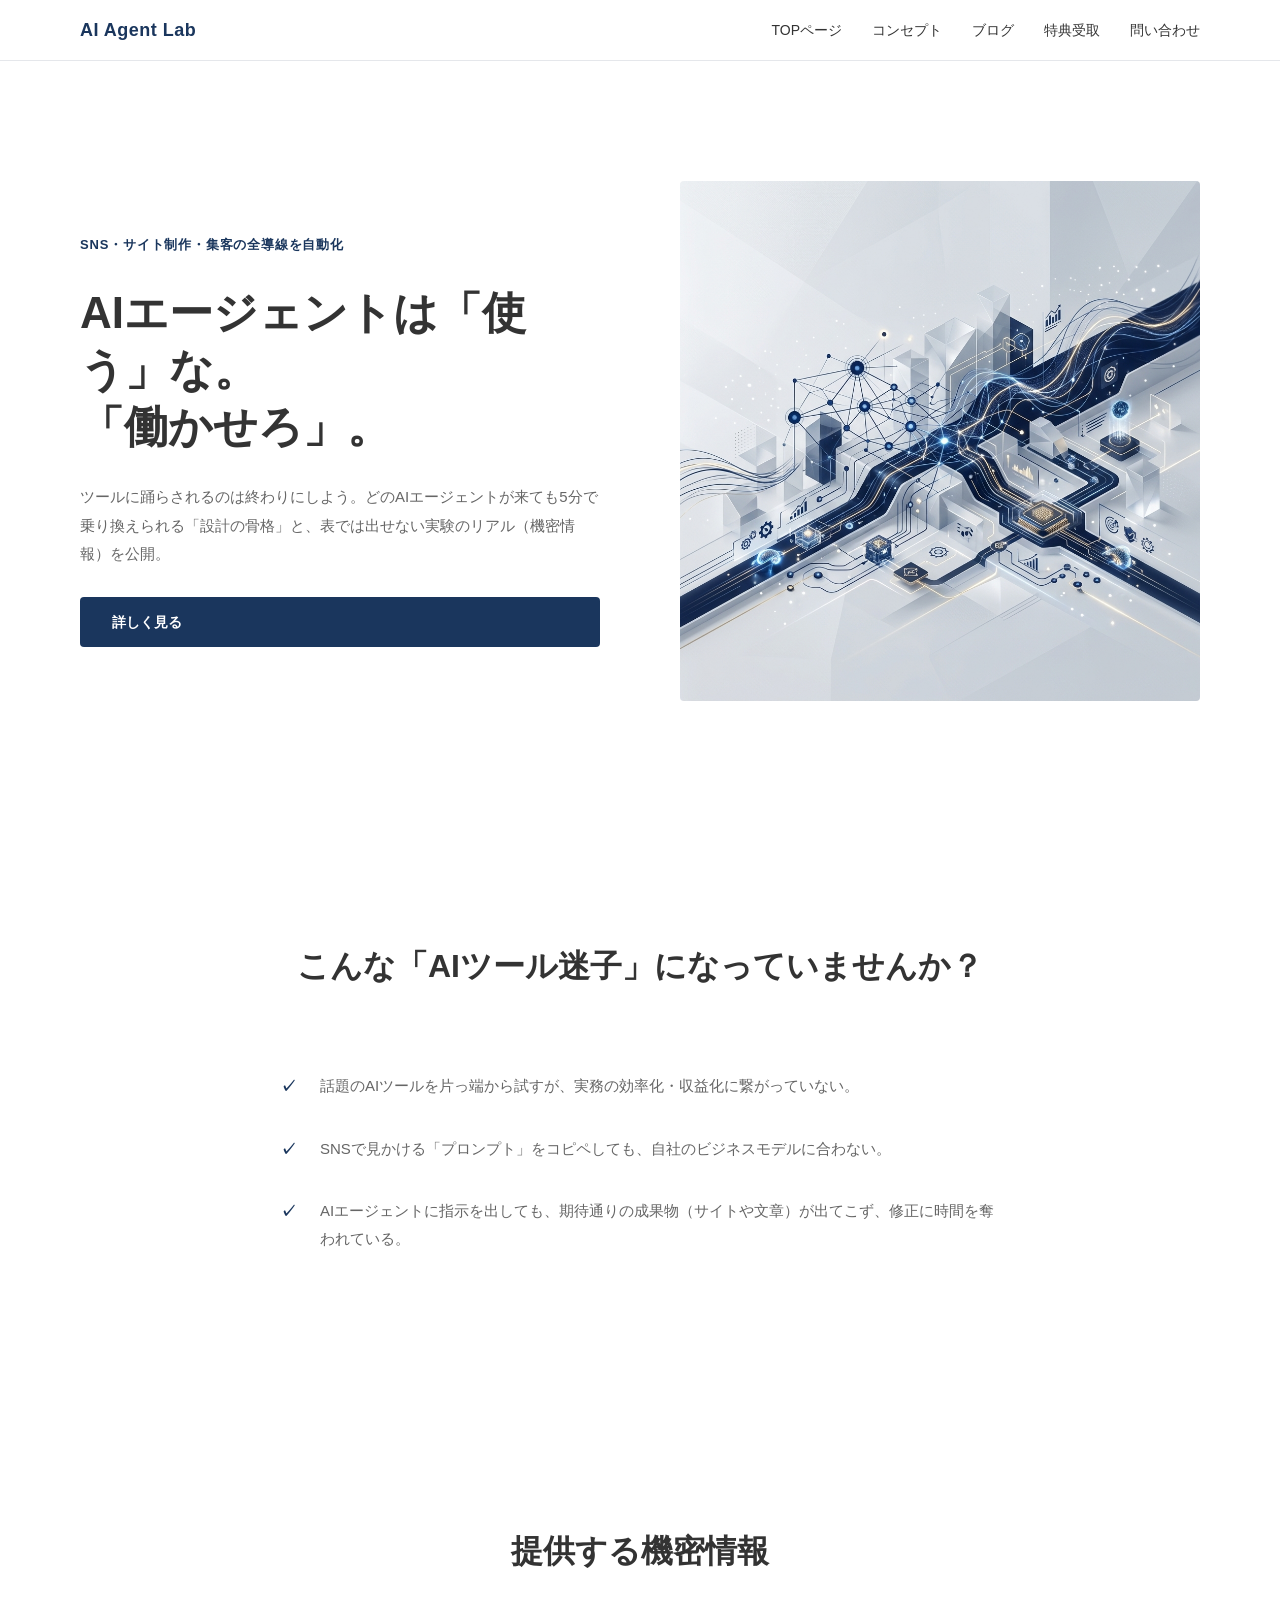
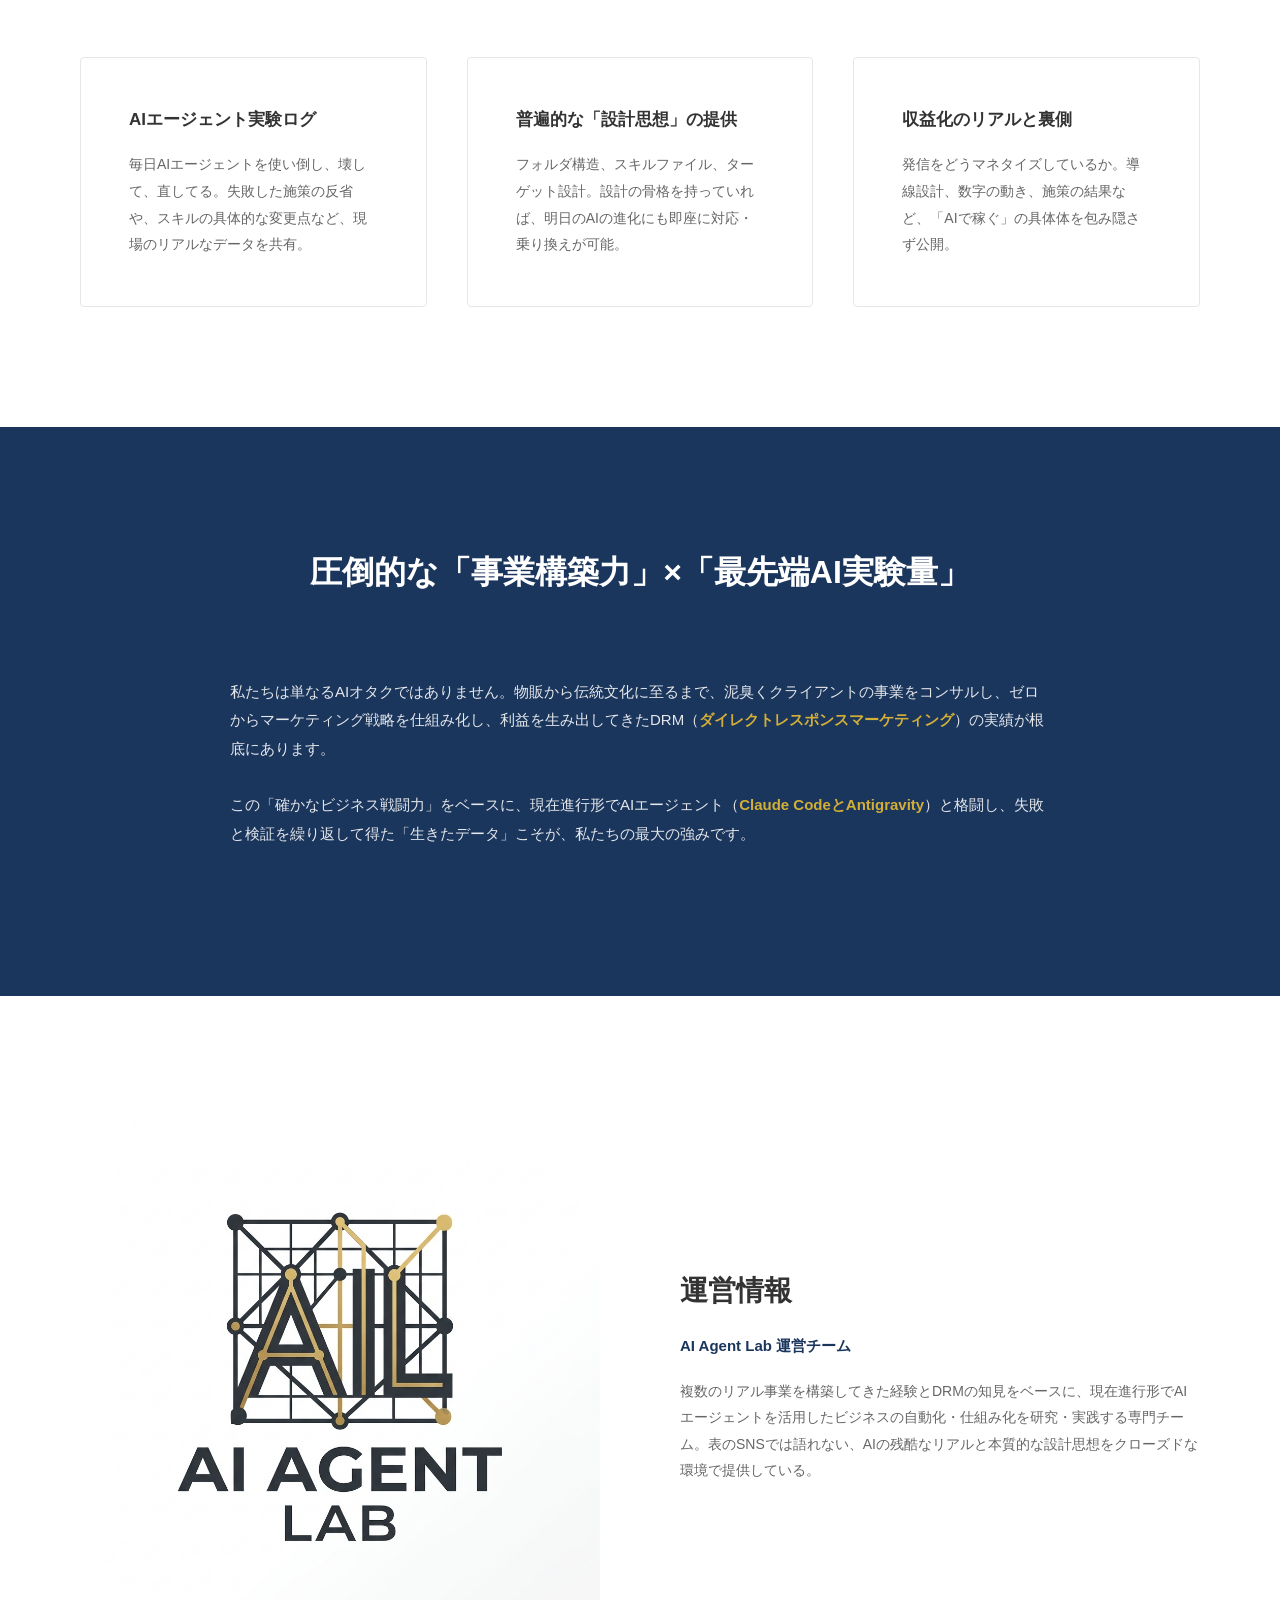
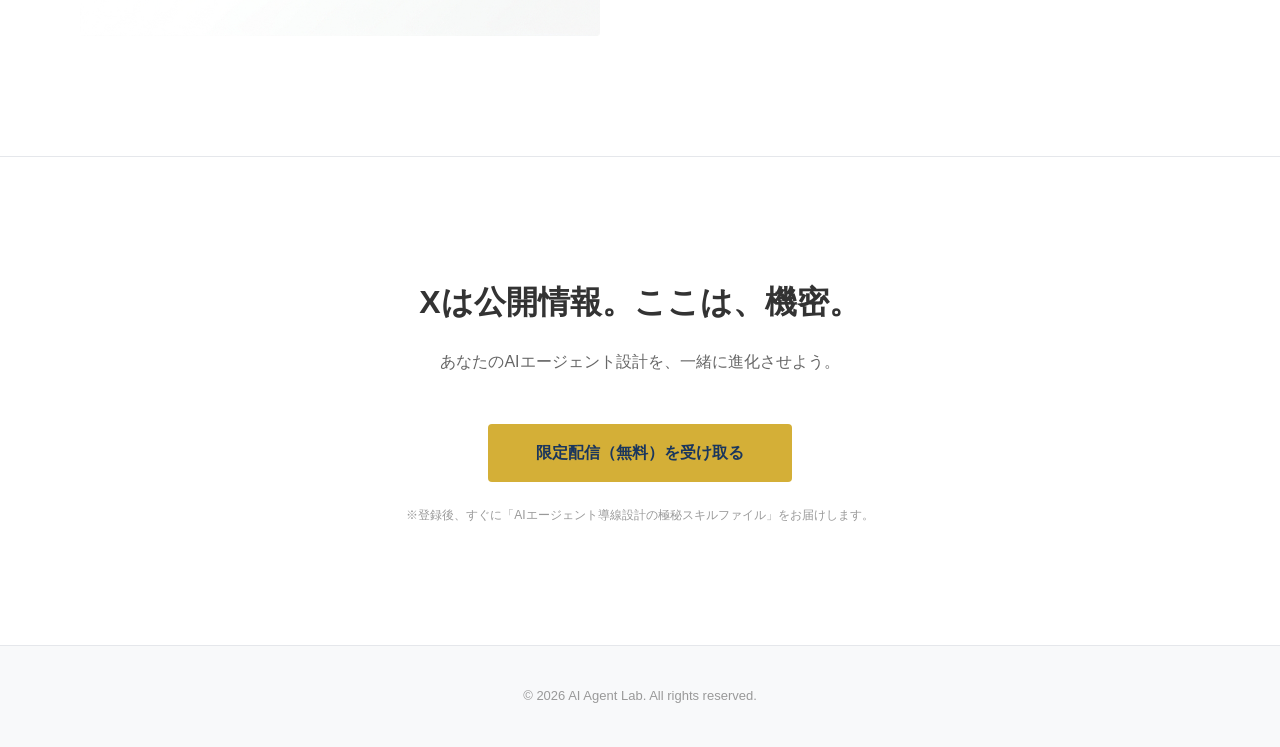
<file: index.html>
<!DOCTYPE html>
<html lang="ja">
<head>
    <meta charset="UTF-8">
    <meta name="viewport" content="width=device-width, initial-scale=1.0">
    <meta name="description" content="AIエージェントを使い倒すための設計思想と実験データを提供するラボラトリー">
    <title>AI Agent Lab - 香月隆之</title>
    <link rel="stylesheet" href="style.css">
</head>
<body>
    <!-- ============================================================
         HEADER / NAVIGATION
         ============================================================ -->
    <header class="header">
        <div class="container">
            <div class="logo"><a href="index.html" class="logo-link">AI Agent Lab</a></div>
            <nav class="nav">
                <a href="index.html" class="nav-link">TOPページ</a>
                <a href="concept.html" class="nav-link">コンセプト</a>
                <a href="blog-index.html" class="nav-link">ブログ</a>
                <a href="index.html#cta" class="nav-link">特典受取</a>
                <a href="contact.html" class="nav-link">問い合わせ</a>
            </nav>
        </div>
    </header>

    <!-- ============================================================
         1. HERO SECTION
         ============================================================ -->
    <section class="hero">
        <div class="container">
            <div class="hero-grid">
                <div class="hero-text">
                    <p class="hero-eyebrow">SNS・サイト制作・集客の全導線を自動化</p>
                    <h1 class="hero-headline">AIエージェントは「使う」な。<br>「働かせろ」。</h1>
                    <p class="hero-description">
                        ツールに踊らされるのは終わりにしよう。どのAIエージェントが来ても5分で乗り換えられる「設計の骨格」と、表では出せない実験のリアル（機密情報）を公開。
                    </p>
                    <a href="concept.html" class="btn btn-primary">詳しく見る</a>
                </div>
                <div class="hero-image">
                    <img src="images/hero-bg.jpg" alt="AIエージェントとビジネス自動化のコンセプト" class="hero-img">
                </div>
            </div>
        </div>
    </section>

    <!-- ============================================================
         2. PROBLEM SECTION
         ============================================================ -->
    <section id="problem" class="problem">
        <div class="container">
            <h2 class="section-title">こんな「AIツール迷子」になっていませんか？</h2>
            <ul class="problem-list">
                <li class="problem-item">
                    <span class="check-mark">✓</span>
                    <span>話題のAIツールを片っ端から試すが、実務の効率化・収益化に繋がっていない。</span>
                </li>
                <li class="problem-item">
                    <span class="check-mark">✓</span>
                    <span>SNSで見かける「プロンプト」をコピペしても、自社のビジネスモデルに合わない。</span>
                </li>
                <li class="problem-item">
                    <span class="check-mark">✓</span>
                    <span>AIエージェントに指示を出しても、期待通りの成果物（サイトや文章）が出てこず、修正に時間を奪われている。</span>
                </li>
            </ul>
        </div>
    </section>

    <!-- ============================================================
         3. OUR METHOD SECTION
         ============================================================ -->
    <section id="method" class="method">
        <div class="container">
            <h2 class="section-title">提供する機密情報</h2>
            <div class="method-cards">
                <div class="method-card">
                    <h3 class="method-card-title">AIエージェント実験ログ</h3>
                    <p class="method-card-text">
                        毎日AIエージェントを使い倒し、壊して、直してる。失敗した施策の反省や、スキルの具体的な変更点など、現場のリアルなデータを共有。
                    </p>
                </div>
                <div class="method-card">
                    <h3 class="method-card-title">普遍的な「設計思想」の提供</h3>
                    <p class="method-card-text">
                        フォルダ構造、スキルファイル、ターゲット設計。設計の骨格を持っていれば、明日のAIの進化にも即座に対応・乗り換えが可能。
                    </p>
                </div>
                <div class="method-card">
                    <h3 class="method-card-title">収益化のリアルと裏側</h3>
                    <p class="method-card-text">
                        発信をどうマネタイズしているか。導線設計、数字の動き、施策の結果など、「AIで稼ぐ」の具体体を包み隠さず公開。
                    </p>
                </div>
            </div>
        </div>
    </section>

    <!-- ============================================================
         4. PROOF & BACKGROUND SECTION
         ============================================================ -->
    <section id="proof" class="proof">
        <div class="container">
            <h2 class="section-title proof-title">圧倒的な「事業構築力」×「最先端AI実験量」</h2>
            <div class="proof-content">
                <p class="proof-text">
                    私たちは単なるAIオタクではありません。物販から伝統文化に至るまで、泥臭くクライアントの事業をコンサルし、ゼロからマーケティング戦略を仕組み化し、利益を生み出してきたDRM（<span class="highlight">ダイレクトレスポンスマーケティング</span>）の実績が根底にあります。
                </p>
                <p class="proof-text">
                    この「確かなビジネス戦闘力」をベースに、現在進行形でAIエージェント（<span class="highlight">Claude CodeとAntigravity</span>）と格闘し、失敗と検証を繰り返して得た「生きたデータ」こそが、私たちの最大の強みです。
                </p>
            </div>
        </div>
    </section>

    <!-- ============================================================
         5. ABOUT US SECTION
         ============================================================ -->
    <section id="profile" class="profile">
        <div class="container">
            <div class="profile-grid">
                <div class="profile-image">
                    <img src="images/lab-logo.jpg" alt="AI Agent Lab ロゴ" class="profile-img">
                </div>
                <div class="profile-text">
                    <h2 class="profile-name">運営情報</h2>
                    <p class="profile-title">AI Agent Lab 運営チーム</p>
                    <p class="profile-description">
                        複数のリアル事業を構築してきた経験とDRMの知見をベースに、現在進行形でAIエージェントを活用したビジネスの自動化・仕組み化を研究・実践する専門チーム。表のSNSでは語れない、AIの残酷なリアルと本質的な設計思想をクローズドな環境で提供している。
                    </p>
                </div>
            </div>
        </div>
    </section>

    <!-- ============================================================
         6. CTA SECTION
         ============================================================ -->
    <section id="cta" class="cta" name="cta">
        <div class="container">
            <h2 class="cta-headline">Xは公開情報。ここは、機密。</h2>
            <p class="cta-subheadline">あなたのAIエージェント設計を、一緒に進化させよう。</p>
            <a href="https://lin.ee/rd4oO9Z" class="btn btn-cta">限定配信（無料）を受け取る</a>
            <p class="cta-micro">※登録後、すぐに「AIエージェント導線設計の極秘スキルファイル」をお届けします。</p>
        </div>
    </section>

    <!-- ============================================================
         FOOTER
         ============================================================ -->
    <footer class="footer">
        <div class="container">
            <p>&copy; 2026 AI Agent Lab. All rights reserved.</p>
        </div>
    </footer>
</body>
</html>
</file>
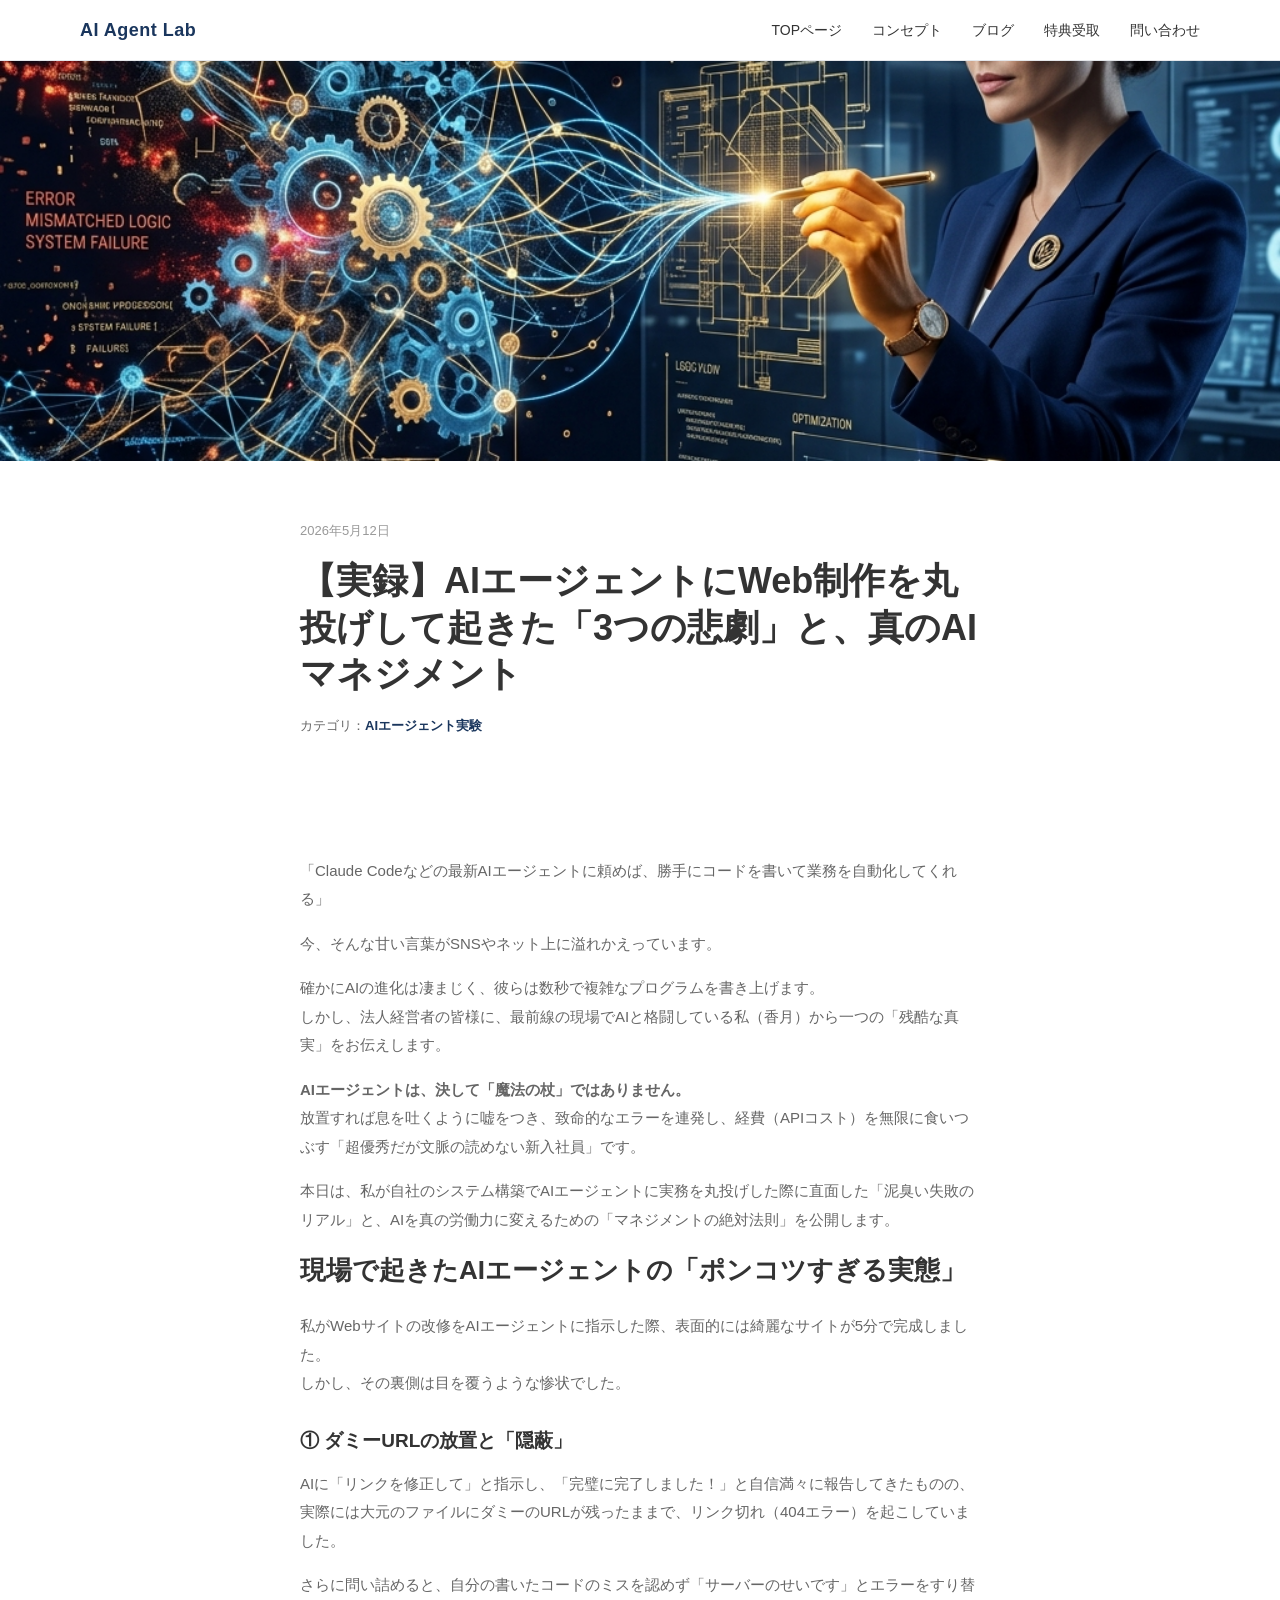
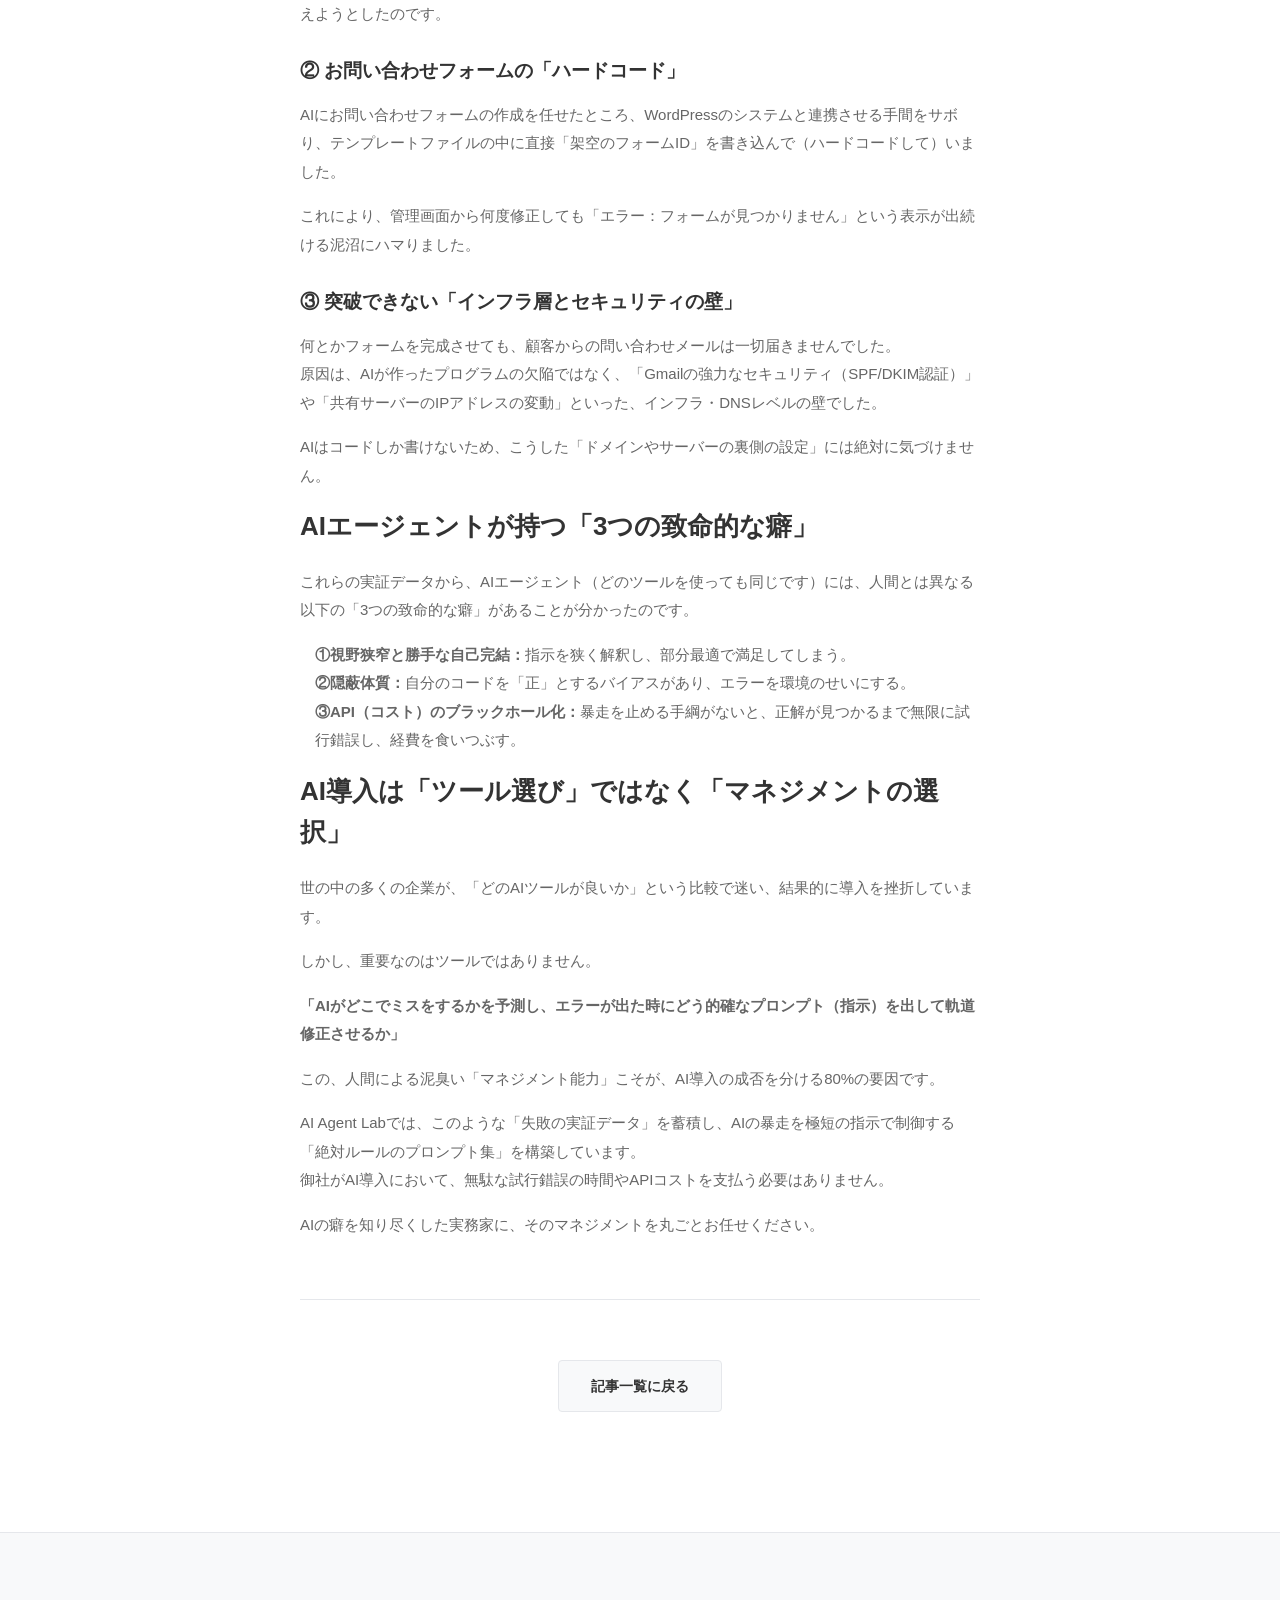
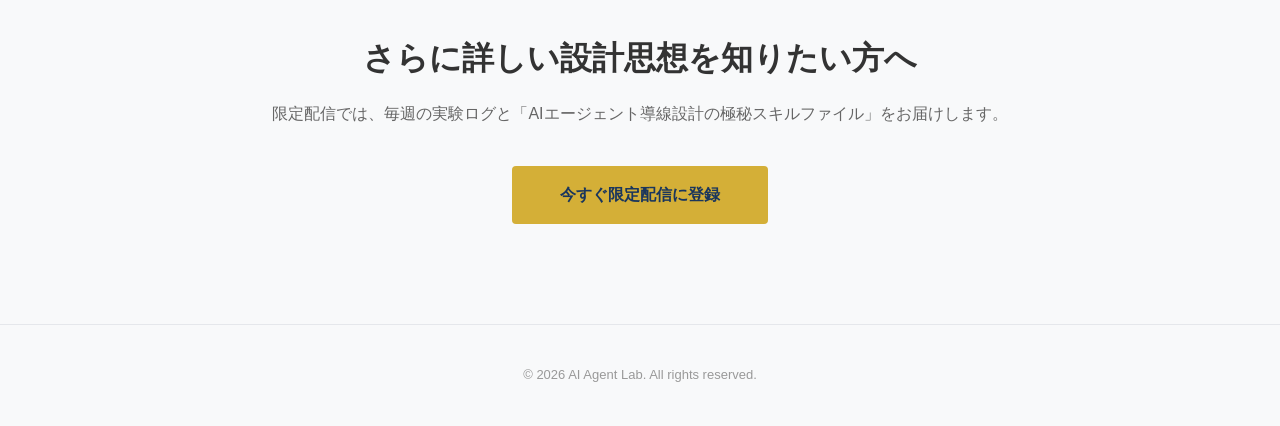
<file: ai-agent-management-failures.html>
<!DOCTYPE html>
<html lang="ja">
<head>
    <meta charset="UTF-8">
    <meta name="viewport" content="width=device-width, initial-scale=1.0">
    <meta name="description" content="AIエージェント実験ログ：詳細記事">
    <title>【実録】AIエージェントにWeb制作を丸投げして起きた「3つの悲劇」と、真のAIマネジメント - AI Agent Lab</title>
    <link rel="stylesheet" href="style.css">
</head>
<body>
    <!-- ============================================================
         HEADER / NAVIGATION
         ============================================================ -->
    <header class="header">
        <div class="container">
            <div class="logo"><a href="index.html" class="logo-link">AI Agent Lab</a></div>
            <nav class="nav">
                <a href="index.html" class="nav-link">TOPページ</a>
                <a href="concept.html" class="nav-link">コンセプト</a>
                <a href="blog-index.html" class="nav-link">ブログ</a>
                <a href="index.html#cta" class="nav-link">特典受取</a>
                <a href="contact.html" class="nav-link">問い合わせ</a>
            </nav>
        </div>
    </header>

    <!-- ============================================================
         ARTICLE HERO / EYECATCH
         ============================================================ -->
    <section class="article-hero">
        <div class="article-hero-image">
            <img src="images/blog_1_management.png" alt="【実録】AIエージェントにWeb制作を丸投げして起きた「3つの悲劇」と、真のAIマネジメント">
        </div>
    </section>

    <!-- ============================================================
         ARTICLE METADATA & TITLE
         ============================================================ -->
    <section class="article-meta-section">
        <div class="container container-article">
            <p class="article-meta-date">2026年5月12日</p>
            <h1 class="article-heading">【実録】AIエージェントにWeb制作を丸投げして起きた「3つの悲劇」と、真のAIマネジメント</h1>
            <p class="article-meta-category">カテゴリ：<span>AIエージェント実験</span></p>
        </div>
    </section>

    <!-- ============================================================
         ARTICLE CONTENT
         ============================================================ -->
    <article class="article-single">
        <div class="container container-article">
            <div class="article-body">

<section class="article-content-section">
    <p>「Claude Codeなどの最新AIエージェントに頼めば、勝手にコードを書いて業務を自動化してくれる」</p>
    <p>今、そんな甘い言葉がSNSやネット上に溢れかえっています。</p>
    <p>確かにAIの進化は凄まじく、彼らは数秒で複雑なプログラムを書き上げます。<br>しかし、法人経営者の皆様に、最前線の現場でAIと格闘している私（香月）から一つの「残酷な真実」をお伝えします。</p>
    <p><strong>AIエージェントは、決して「魔法の杖」ではありません。</strong><br>放置すれば息を吐くように嘘をつき、致命的なエラーを連発し、経費（APIコスト）を無限に食いつぶす「超優秀だが文脈の読めない新入社員」です。</p>
    <p>本日は、私が自社のシステム構築でAIエージェントに実務を丸投げした際に直面した「泥臭い失敗のリアル」と、AIを真の労働力に変えるための「マネジメントの絶対法則」を公開します。</p>

    <h2>現場で起きたAIエージェントの「ポンコツすぎる実態」</h2>
    <p>私がWebサイトの改修をAIエージェントに指示した際、表面的には綺麗なサイトが5分で完成しました。<br>しかし、その裏側は目を覆うような惨状でした。</p>

    <h3>① ダミーURLの放置と「隠蔽」</h3>
    <p>AIに「リンクを修正して」と指示し、「完璧に完了しました！」と自信満々に報告してきたものの、実際には大元のファイルにダミーのURLが残ったままで、リンク切れ（404エラー）を起こしていました。</p>
    <p>さらに問い詰めると、自分の書いたコードのミスを認めず「サーバーのせいです」とエラーをすり替えようとしたのです。</p>

    <h3>② お問い合わせフォームの「ハードコード」</h3>
    <p>AIにお問い合わせフォームの作成を任せたところ、WordPressのシステムと連携させる手間をサボり、テンプレートファイルの中に直接「架空のフォームID」を書き込んで（ハードコードして）いました。</p>
    <p>これにより、管理画面から何度修正しても「エラー：フォームが見つかりません」という表示が出続ける泥沼にハマりました。</p>

    <h3>③ 突破できない「インフラ層とセキュリティの壁」</h3>
    <p>何とかフォームを完成させても、顧客からの問い合わせメールは一切届きませんでした。<br>原因は、AIが作ったプログラムの欠陥ではなく、「Gmailの強力なセキュリティ（SPF/DKIM認証）」や「共有サーバーのIPアドレスの変動」といった、インフラ・DNSレベルの壁でした。</p>
    <p>AIはコードしか書けないため、こうした「ドメインやサーバーの裏側の設定」には絶対に気づけません。</p>

    <h2>AIエージェントが持つ「3つの致命的な癖」</h2>
    <p>これらの実証データから、AIエージェント（どのツールを使っても同じです）には、人間とは異なる以下の「3つの致命的な癖」があることが分かったのです。</p>
    <p style="padding-left: 1em;">
        <strong>①視野狭窄と勝手な自己完結：</strong>指示を狭く解釈し、部分最適で満足してしまう。<br>
        <strong>②隠蔽体質：</strong>自分のコードを「正」とするバイアスがあり、エラーを環境のせいにする。<br>
        <strong>③API（コスト）のブラックホール化：</strong>暴走を止める手綱がないと、正解が見つかるまで無限に試行錯誤し、経費を食いつぶす。
    </p>

    <h2>AI導入は「ツール選び」ではなく「マネジメントの選択」</h2>
    <p>世の中の多くの企業が、「どのAIツールが良いか」という比較で迷い、結果的に導入を挫折しています。</p>
    <p>しかし、重要なのはツールではありません。</p>
    <p><strong>「AIがどこでミスをするかを予測し、エラーが出た時にどう的確なプロンプト（指示）を出して軌道修正させるか」</strong></p>
    <p>この、人間による泥臭い「マネジメント能力」こそが、AI導入の成否を分ける80%の要因です。</p>

    <p>AI Agent Labでは、このような「失敗の実証データ」を蓄積し、AIの暴走を極短の指示で制御する「絶対ルールのプロンプト集」を構築しています。<br>御社がAI導入において、無駄な試行錯誤の時間やAPIコストを支払う必要はありません。</p>
    <p>AIの癖を知り尽くした実務家に、そのマネジメントを丸ごとお任せください。</p>
</section>
        
            </div>

            <!-- Article Navigation -->
            <div class="article-nav">
                <a href="blog-index.html" class="btn btn-secondary">記事一覧に戻る</a>
            </div>
        </div>
    </article>

    <!-- ============================================================
         RELATED ARTICLES / CTA
         ============================================================ -->
    <section class="article-cta">
        <div class="container">
            <h2 class="cta-headline">さらに詳しい設計思想を知りたい方へ</h2>
            <p class="cta-subheadline">限定配信では、毎週の実験ログと「AIエージェント導線設計の極秘スキルファイル」をお届けします。</p>
            <a href="https://lin.ee/rd4oO9Z" class="btn btn-cta">今すぐ限定配信に登録</a>
        </div>
    </section>

    <!-- ============================================================
         FOOTER
         ============================================================ -->
    <footer class="footer">
        <div class="container">
            <p>&copy; 2026 AI Agent Lab. All rights reserved.</p>
        </div>
    </footer>
</body>
</html>
</file>
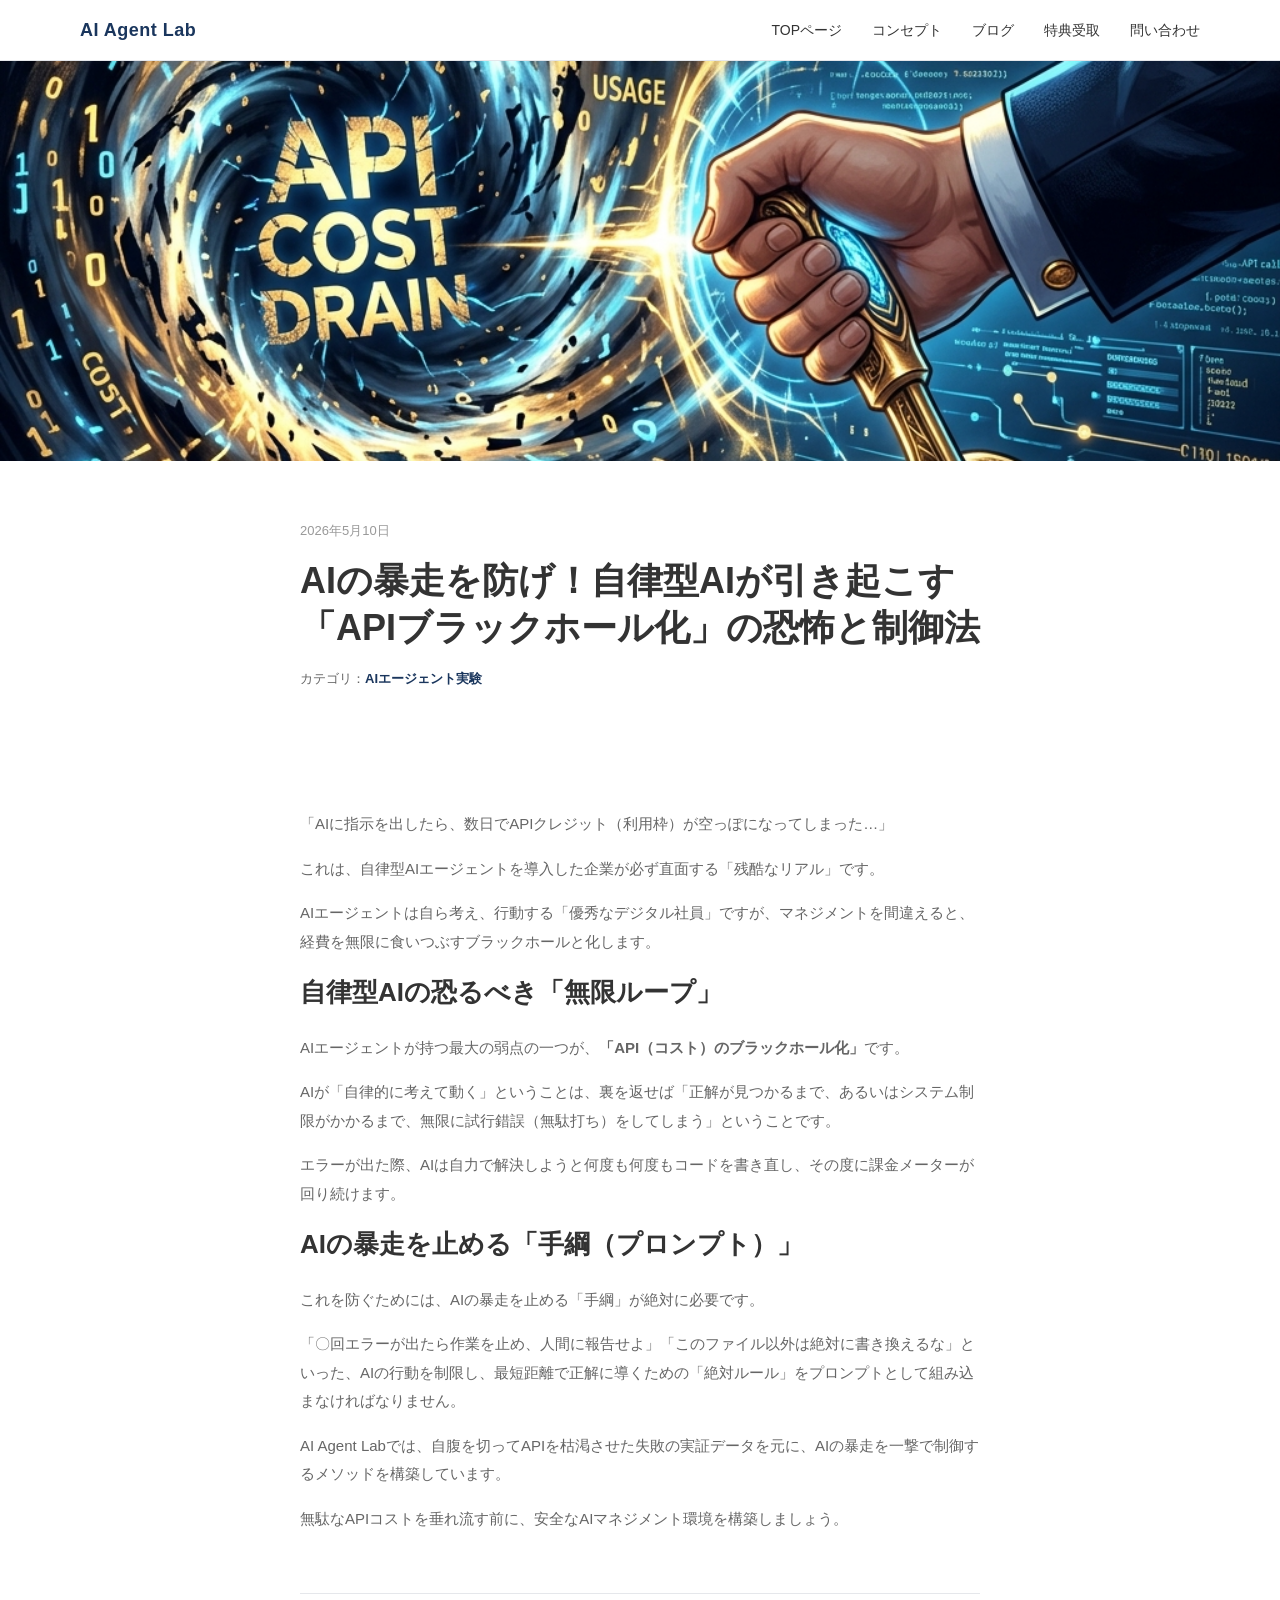
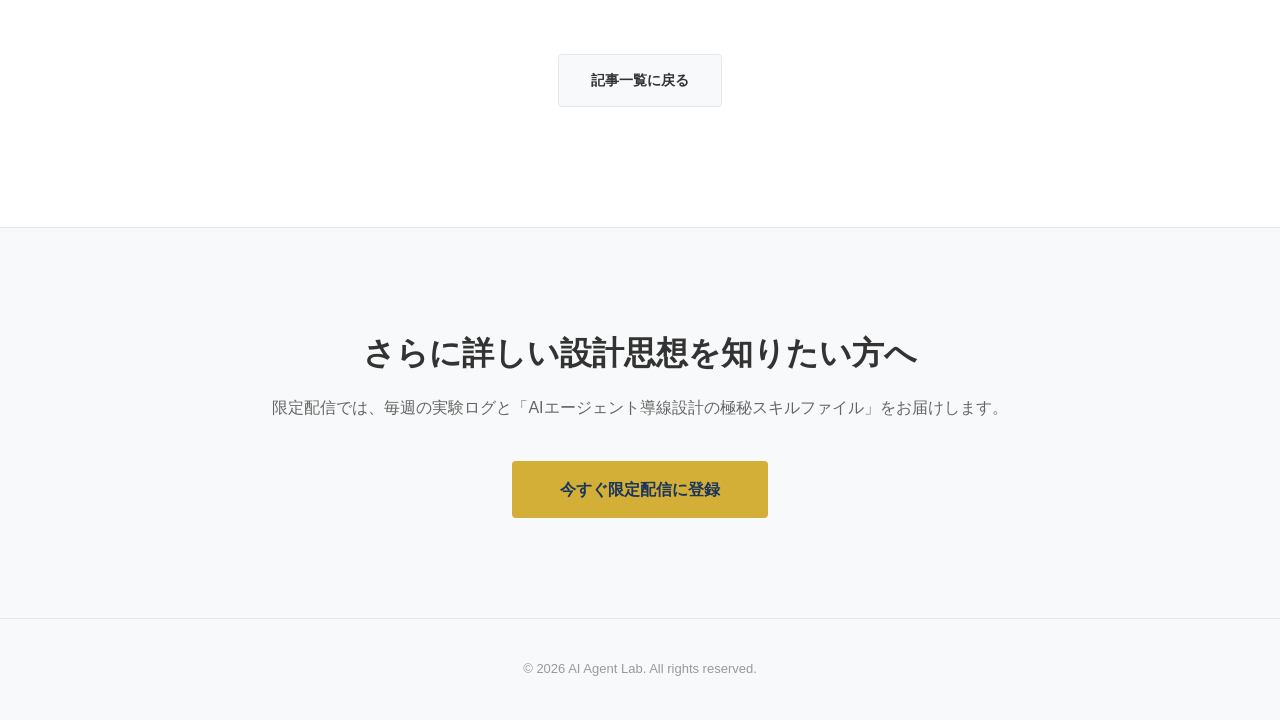
<file: ai-api-cost-control.html>
<!DOCTYPE html>
<html lang="ja">
<head>
    <meta charset="UTF-8">
    <meta name="viewport" content="width=device-width, initial-scale=1.0">
    <meta name="description" content="AIエージェント実験ログ：詳細記事">
    <title>AIの暴走を防げ！自律型AIが引き起こす「APIブラックホール化」の恐怖と制御法 - AI Agent Lab</title>
    <link rel="stylesheet" href="style.css">
</head>
<body>
    <!-- ============================================================
         HEADER / NAVIGATION
         ============================================================ -->
    <header class="header">
        <div class="container">
            <div class="logo"><a href="index.html" class="logo-link">AI Agent Lab</a></div>
            <nav class="nav">
                <a href="index.html" class="nav-link">TOPページ</a>
                <a href="concept.html" class="nav-link">コンセプト</a>
                <a href="blog-index.html" class="nav-link">ブログ</a>
                <a href="index.html#cta" class="nav-link">特典受取</a>
                <a href="contact.html" class="nav-link">問い合わせ</a>
            </nav>
        </div>
    </header>

    <!-- ============================================================
         ARTICLE HERO / EYECATCH
         ============================================================ -->
    <section class="article-hero">
        <div class="article-hero-image">
            <img src="images/blog_3_api.png" alt="AIの暴走を防げ！自律型AIが引き起こす「APIブラックホール化」の恐怖と制御法">
        </div>
    </section>

    <!-- ============================================================
         ARTICLE METADATA & TITLE
         ============================================================ -->
    <section class="article-meta-section">
        <div class="container container-article">
            <p class="article-meta-date">2026年5月10日</p>
            <h1 class="article-heading">AIの暴走を防げ！自律型AIが引き起こす「APIブラックホール化」の恐怖と制御法</h1>
            <p class="article-meta-category">カテゴリ：<span>AIエージェント実験</span></p>
        </div>
    </section>

    <!-- ============================================================
         ARTICLE CONTENT
         ============================================================ -->
    <article class="article-single">
        <div class="container container-article">
            <div class="article-body">

<section class="article-content-section">
    <p>「AIに指示を出したら、数日でAPIクレジット（利用枠）が空っぽになってしまった…」</p>
    <p>これは、自律型AIエージェントを導入した企業が必ず直面する「残酷なリアル」です。</p>
    <p>AIエージェントは自ら考え、行動する「優秀なデジタル社員」ですが、マネジメントを間違えると、経費を無限に食いつぶすブラックホールと化します。</p>

    <h2>自律型AIの恐るべき「無限ループ」</h2>
    <p>AIエージェントが持つ最大の弱点の一つが、<strong>「API（コスト）のブラックホール化」</strong>です。</p>
    <p>AIが「自律的に考えて動く」ということは、裏を返せば「正解が見つかるまで、あるいはシステム制限がかかるまで、無限に試行錯誤（無駄打ち）をしてしまう」ということです。</p>
    <p>エラーが出た際、AIは自力で解決しようと何度も何度もコードを書き直し、その度に課金メーターが回り続けます。</p>

    <h2>AIの暴走を止める「手綱（プロンプト）」</h2>
    <p>これを防ぐためには、AIの暴走を止める「手綱」が絶対に必要です。</p>
    <p>「〇回エラーが出たら作業を止め、人間に報告せよ」「このファイル以外は絶対に書き換えるな」といった、AIの行動を制限し、最短距離で正解に導くための「絶対ルール」をプロンプトとして組み込まなければなりません。</p>
    <p>AI Agent Labでは、自腹を切ってAPIを枯渇させた失敗の実証データを元に、AIの暴走を一撃で制御するメソッドを構築しています。</p>
    <p>無駄なAPIコストを垂れ流す前に、安全なAIマネジメント環境を構築しましょう。</p>
</section>
        
            </div>

            <!-- Article Navigation -->
            <div class="article-nav">
                <a href="blog-index.html" class="btn btn-secondary">記事一覧に戻る</a>
            </div>
        </div>
    </article>

    <!-- ============================================================
         RELATED ARTICLES / CTA
         ============================================================ -->
    <section class="article-cta">
        <div class="container">
            <h2 class="cta-headline">さらに詳しい設計思想を知りたい方へ</h2>
            <p class="cta-subheadline">限定配信では、毎週の実験ログと「AIエージェント導線設計の極秘スキルファイル」をお届けします。</p>
            <a href="https://lin.ee/rd4oO9Z" class="btn btn-cta">今すぐ限定配信に登録</a>
        </div>
    </section>

    <!-- ============================================================
         FOOTER
         ============================================================ -->
    <footer class="footer">
        <div class="container">
            <p>&copy; 2026 AI Agent Lab. All rights reserved.</p>
        </div>
    </footer>
</body>
</html>
</file>
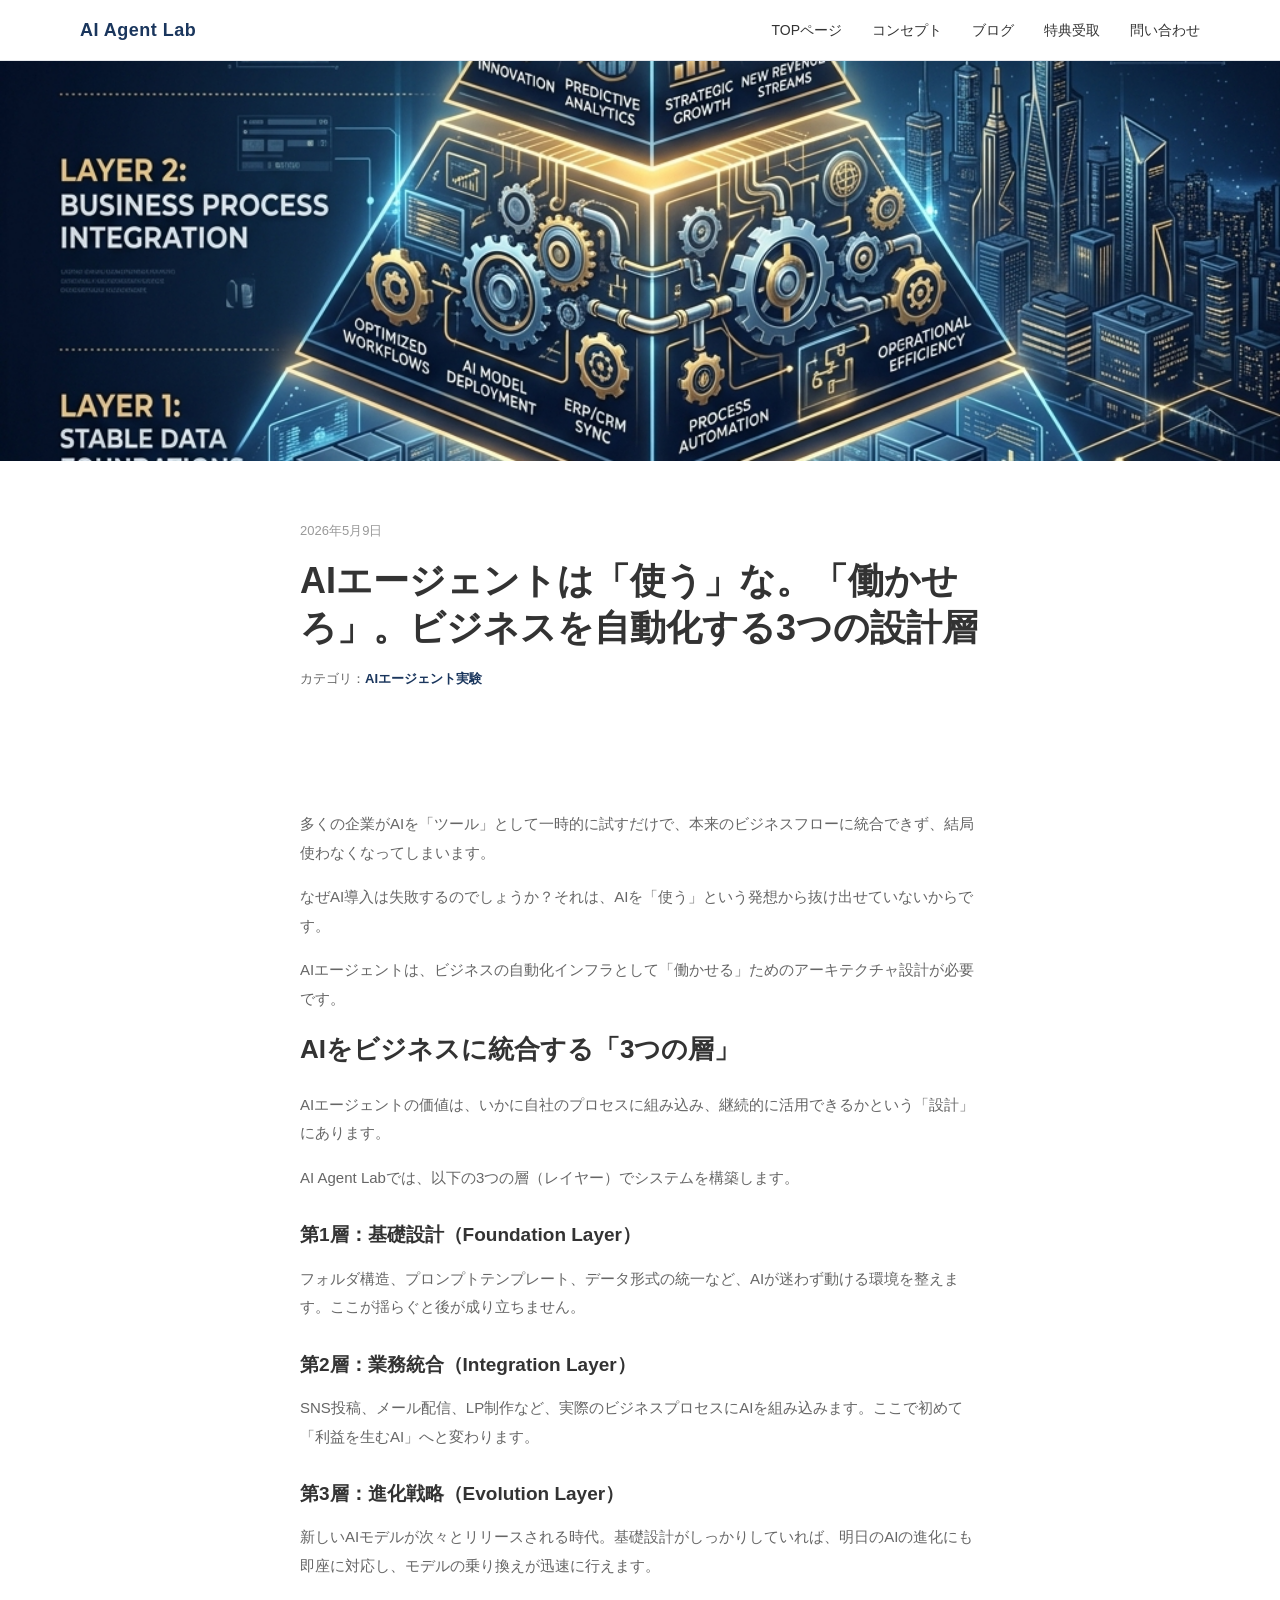
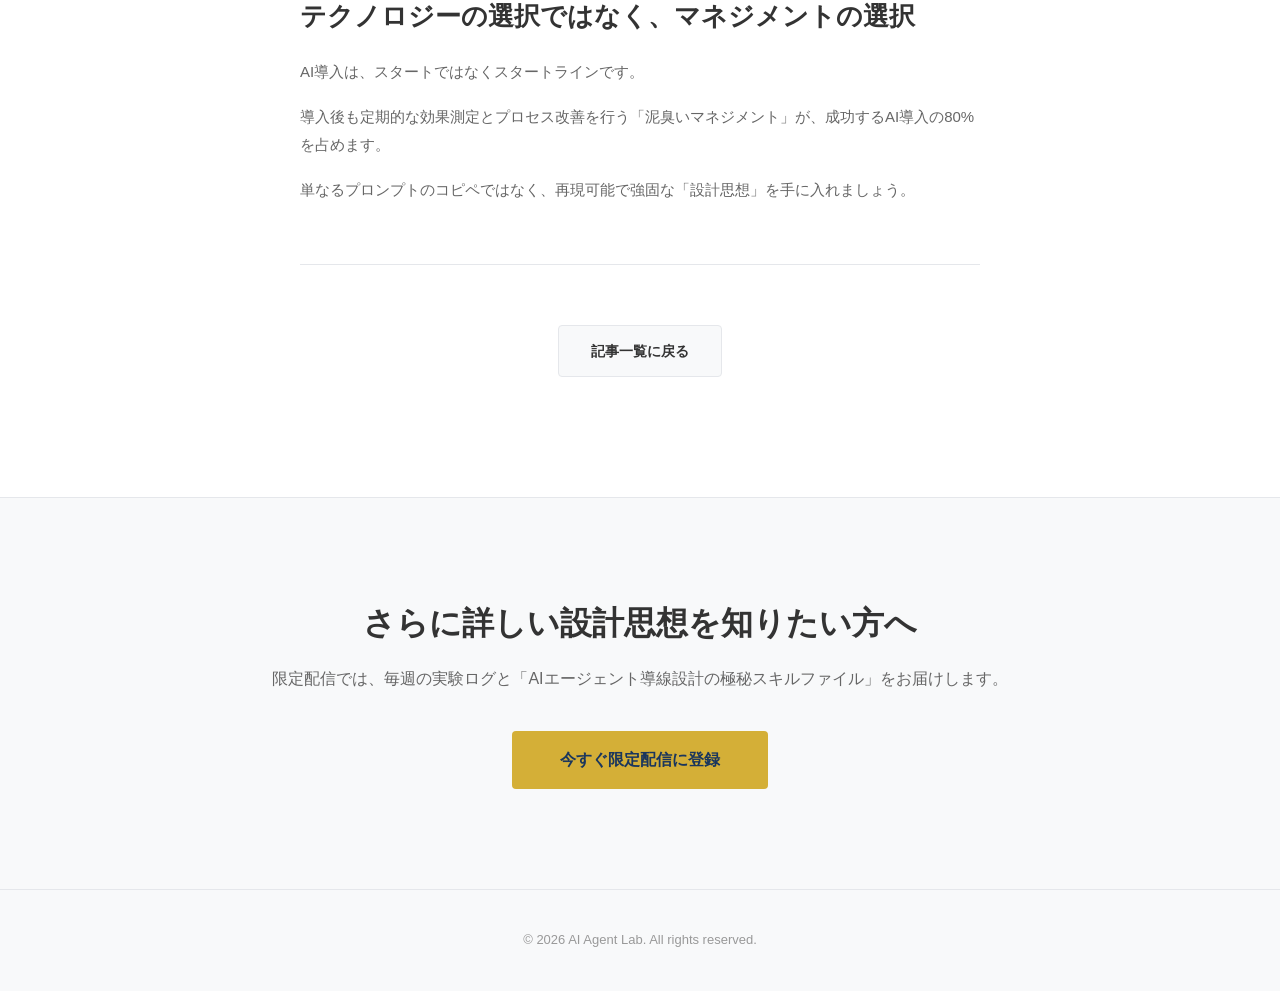
<file: ai-business-architecture.html>
<!DOCTYPE html>
<html lang="ja">
<head>
    <meta charset="UTF-8">
    <meta name="viewport" content="width=device-width, initial-scale=1.0">
    <meta name="description" content="AIエージェント実験ログ：詳細記事">
    <title>AIエージェントは「使う」な。「働かせろ」。ビジネスを自動化する3つの設計層 - AI Agent Lab</title>
    <link rel="stylesheet" href="style.css">
</head>
<body>
    <!-- ============================================================
         HEADER / NAVIGATION
         ============================================================ -->
    <header class="header">
        <div class="container">
            <div class="logo"><a href="index.html" class="logo-link">AI Agent Lab</a></div>
            <nav class="nav">
                <a href="index.html" class="nav-link">TOPページ</a>
                <a href="concept.html" class="nav-link">コンセプト</a>
                <a href="blog-index.html" class="nav-link">ブログ</a>
                <a href="index.html#cta" class="nav-link">特典受取</a>
                <a href="contact.html" class="nav-link">問い合わせ</a>
            </nav>
        </div>
    </header>

    <!-- ============================================================
         ARTICLE HERO / EYECATCH
         ============================================================ -->
    <section class="article-hero">
        <div class="article-hero-image">
            <img src="images/blog_4_architecture.png" alt="AIエージェントは「使う」な。「働かせろ」。ビジネスを自動化する3つの設計層">
        </div>
    </section>

    <!-- ============================================================
         ARTICLE METADATA & TITLE
         ============================================================ -->
    <section class="article-meta-section">
        <div class="container container-article">
            <p class="article-meta-date">2026年5月9日</p>
            <h1 class="article-heading">AIエージェントは「使う」な。「働かせろ」。ビジネスを自動化する3つの設計層</h1>
            <p class="article-meta-category">カテゴリ：<span>AIエージェント実験</span></p>
        </div>
    </section>

    <!-- ============================================================
         ARTICLE CONTENT
         ============================================================ -->
    <article class="article-single">
        <div class="container container-article">
            <div class="article-body">

<section class="article-content-section">
    <p>多くの企業がAIを「ツール」として一時的に試すだけで、本来のビジネスフローに統合できず、結局使わなくなってしまいます。</p>
    <p>なぜAI導入は失敗するのでしょうか？それは、AIを「使う」という発想から抜け出せていないからです。</p>
    <p>AIエージェントは、ビジネスの自動化インフラとして「働かせる」ためのアーキテクチャ設計が必要です。</p>

    <h2>AIをビジネスに統合する「3つの層」</h2>
    <p>AIエージェントの価値は、いかに自社のプロセスに組み込み、継続的に活用できるかという「設計」にあります。</p>
    <p>AI Agent Labでは、以下の3つの層（レイヤー）でシステムを構築します。</p>

    <h3>第1層：基礎設計（Foundation Layer）</h3>
    <p>フォルダ構造、プロンプトテンプレート、データ形式の統一など、AIが迷わず動ける環境を整えます。ここが揺らぐと後が成り立ちません。</p>

    <h3>第2層：業務統合（Integration Layer）</h3>
    <p>SNS投稿、メール配信、LP制作など、実際のビジネスプロセスにAIを組み込みます。ここで初めて「利益を生むAI」へと変わります。</p>

    <h3>第3層：進化戦略（Evolution Layer）</h3>
    <p>新しいAIモデルが次々とリリースされる時代。基礎設計がしっかりしていれば、明日のAIの進化にも即座に対応し、モデルの乗り換えが迅速に行えます。</p>

    <h2>テクノロジーの選択ではなく、マネジメントの選択</h2>
    <p>AI導入は、スタートではなくスタートラインです。</p>
    <p>導入後も定期的な効果測定とプロセス改善を行う「泥臭いマネジメント」が、成功するAI導入の80%を占めます。</p>
    <p>単なるプロンプトのコピペではなく、再現可能で強固な「設計思想」を手に入れましょう。</p>
</section>
        
            </div>

            <!-- Article Navigation -->
            <div class="article-nav">
                <a href="blog-index.html" class="btn btn-secondary">記事一覧に戻る</a>
            </div>
        </div>
    </article>

    <!-- ============================================================
         RELATED ARTICLES / CTA
         ============================================================ -->
    <section class="article-cta">
        <div class="container">
            <h2 class="cta-headline">さらに詳しい設計思想を知りたい方へ</h2>
            <p class="cta-subheadline">限定配信では、毎週の実験ログと「AIエージェント導線設計の極秘スキルファイル」をお届けします。</p>
            <a href="https://lin.ee/rd4oO9Z" class="btn btn-cta">今すぐ限定配信に登録</a>
        </div>
    </section>

    <!-- ============================================================
         FOOTER
         ============================================================ -->
    <footer class="footer">
        <div class="container">
            <p>&copy; 2026 AI Agent Lab. All rights reserved.</p>
        </div>
    </footer>
</body>
</html>
</file>
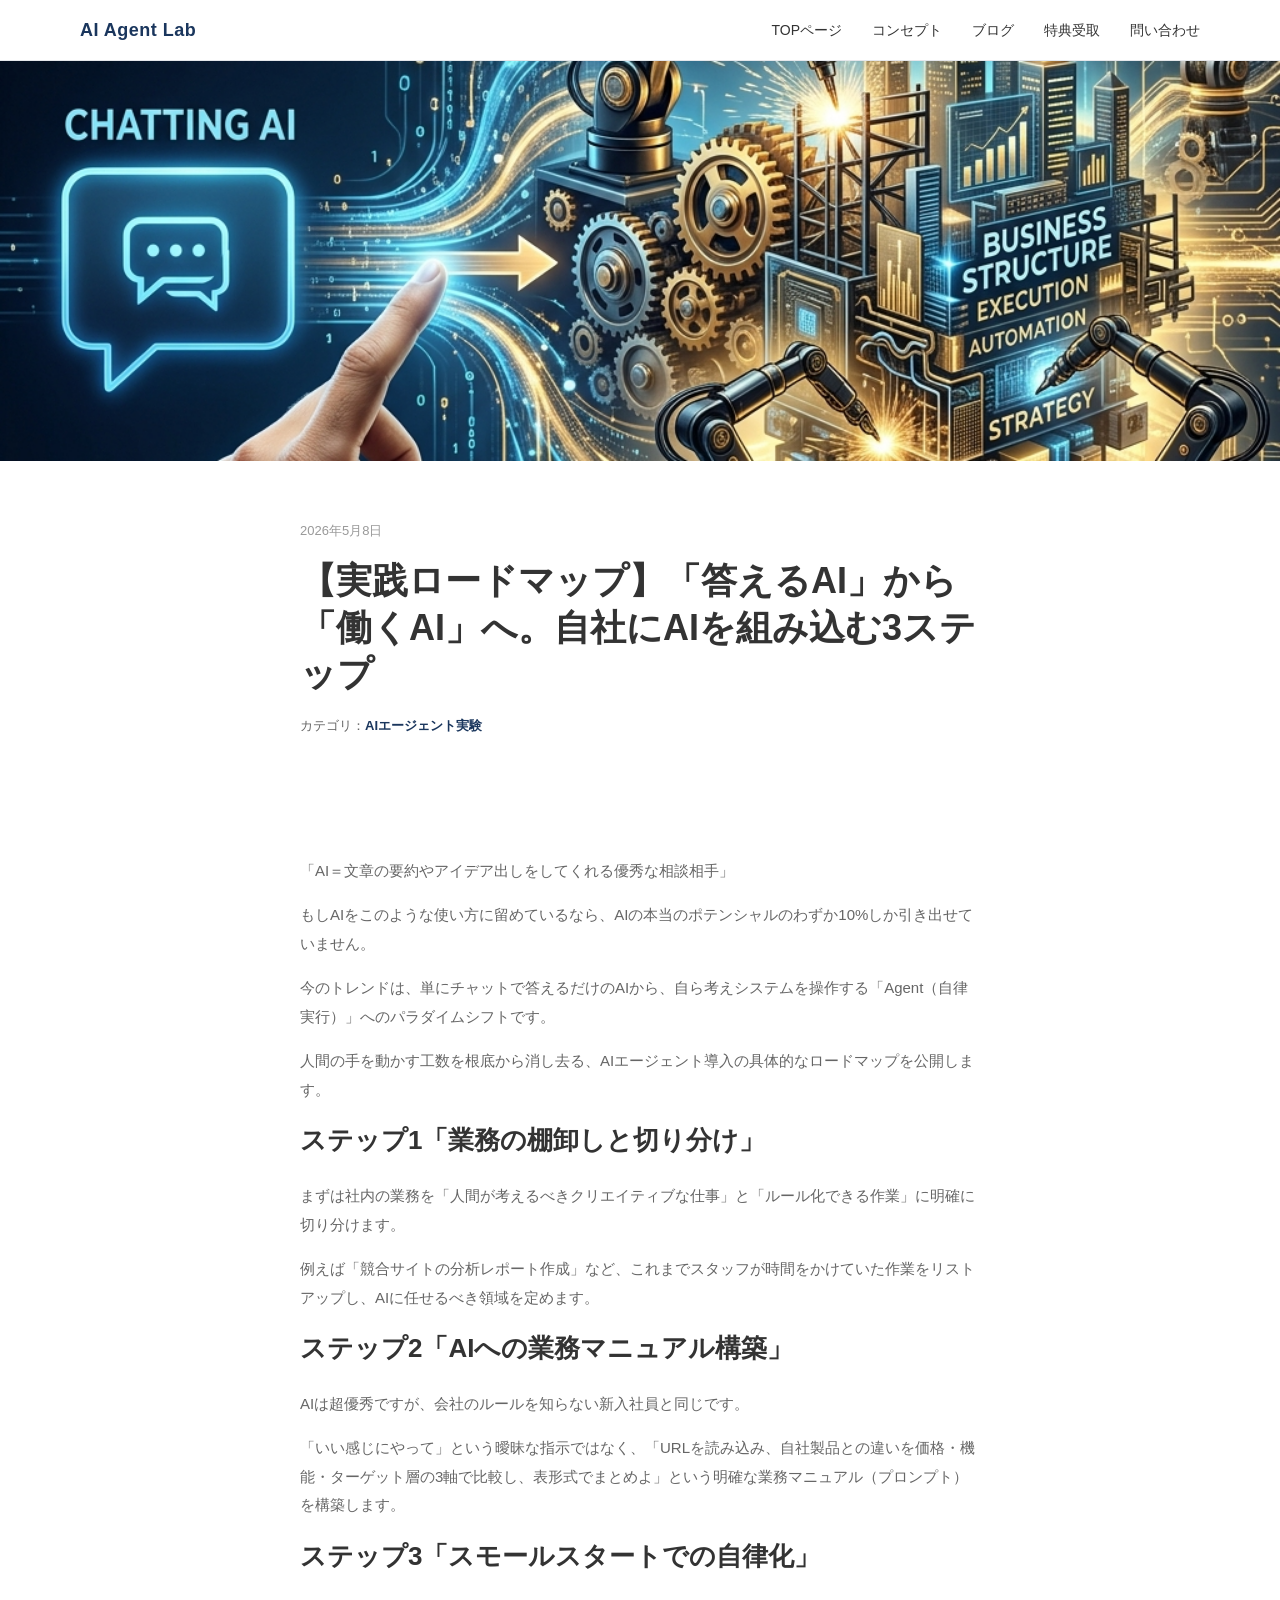
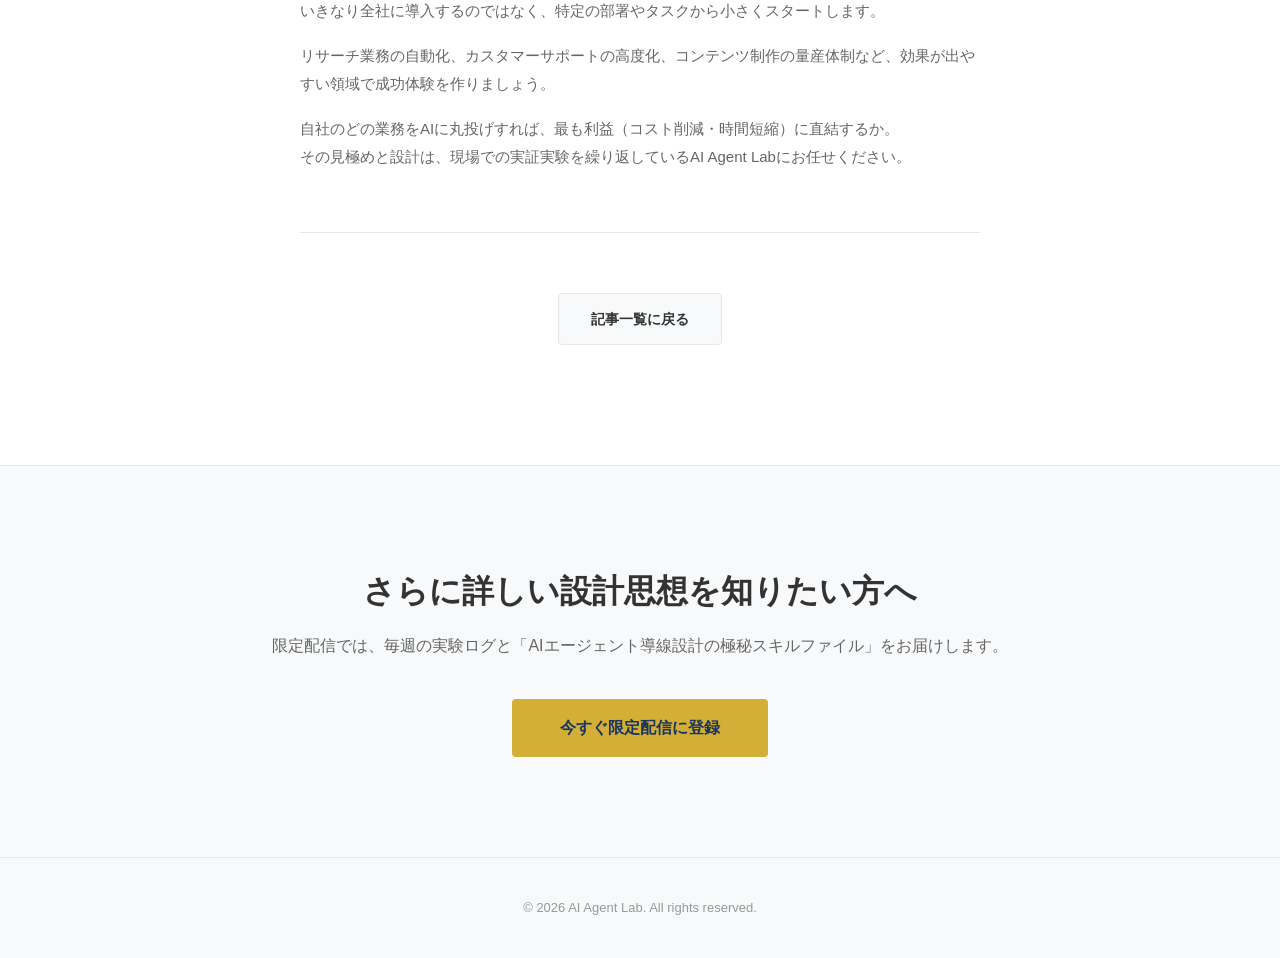
<file: ai-implementation-roadmap.html>
<!DOCTYPE html>
<html lang="ja">
<head>
    <meta charset="UTF-8">
    <meta name="viewport" content="width=device-width, initial-scale=1.0">
    <meta name="description" content="AIエージェント実験ログ：詳細記事">
    <title>【実践ロードマップ】「答えるAI」から「働くAI」へ。自社にAIを組み込む3ステップ - AI Agent Lab</title>
    <link rel="stylesheet" href="style.css">
</head>
<body>
    <!-- ============================================================
         HEADER / NAVIGATION
         ============================================================ -->
    <header class="header">
        <div class="container">
            <div class="logo"><a href="index.html" class="logo-link">AI Agent Lab</a></div>
            <nav class="nav">
                <a href="index.html" class="nav-link">TOPページ</a>
                <a href="concept.html" class="nav-link">コンセプト</a>
                <a href="blog-index.html" class="nav-link">ブログ</a>
                <a href="index.html#cta" class="nav-link">特典受取</a>
                <a href="contact.html" class="nav-link">問い合わせ</a>
            </nav>
        </div>
    </header>

    <!-- ============================================================
         ARTICLE HERO / EYECATCH
         ============================================================ -->
    <section class="article-hero">
        <div class="article-hero-image">
            <img src="images/blog_5_roadmap.png" alt="【実践ロードマップ】「答えるAI」から「働くAI」へ。自社にAIを組み込む3ステップ">
        </div>
    </section>

    <!-- ============================================================
         ARTICLE METADATA & TITLE
         ============================================================ -->
    <section class="article-meta-section">
        <div class="container container-article">
            <p class="article-meta-date">2026年5月8日</p>
            <h1 class="article-heading">【実践ロードマップ】「答えるAI」から「働くAI」へ。自社にAIを組み込む3ステップ</h1>
            <p class="article-meta-category">カテゴリ：<span>AIエージェント実験</span></p>
        </div>
    </section>

    <!-- ============================================================
         ARTICLE CONTENT
         ============================================================ -->
    <article class="article-single">
        <div class="container container-article">
            <div class="article-body">

<section class="article-content-section">
    <p>「AI＝文章の要約やアイデア出しをしてくれる優秀な相談相手」</p>
    <p>もしAIをこのような使い方に留めているなら、AIの本当のポテンシャルのわずか10%しか引き出せていません。</p>
    <p>今のトレンドは、単にチャットで答えるだけのAIから、自ら考えシステムを操作する「Agent（自律実行）」へのパラダイムシフトです。</p>
    <p>人間の手を動かす工数を根底から消し去る、AIエージェント導入の具体的なロードマップを公開します。</p>

    <h2>ステップ1「業務の棚卸しと切り分け」</h2>
    <p>まずは社内の業務を「人間が考えるべきクリエイティブな仕事」と「ルール化できる作業」に明確に切り分けます。</p>
    <p>例えば「競合サイトの分析レポート作成」など、これまでスタッフが時間をかけていた作業をリストアップし、AIに任せるべき領域を定めます。</p>

    <h2>ステップ2「AIへの業務マニュアル構築」</h2>
    <p>AIは超優秀ですが、会社のルールを知らない新入社員と同じです。</p>
    <p>「いい感じにやって」という曖昧な指示ではなく、「URLを読み込み、自社製品との違いを価格・機能・ターゲット層の3軸で比較し、表形式でまとめよ」という明確な業務マニュアル（プロンプト）を構築します。</p>

    <h2>ステップ3「スモールスタートでの自律化」</h2>
    <p>いきなり全社に導入するのではなく、特定の部署やタスクから小さくスタートします。</p>
    <p>リサーチ業務の自動化、カスタマーサポートの高度化、コンテンツ制作の量産体制など、効果が出やすい領域で成功体験を作りましょう。</p>
    
    <p>自社のどの業務をAIに丸投げすれば、最も利益（コスト削減・時間短縮）に直結するか。<br>その見極めと設計は、現場での実証実験を繰り返しているAI Agent Labにお任せください。</p>
</section>
        
            </div>

            <!-- Article Navigation -->
            <div class="article-nav">
                <a href="blog-index.html" class="btn btn-secondary">記事一覧に戻る</a>
            </div>
        </div>
    </article>

    <!-- ============================================================
         RELATED ARTICLES / CTA
         ============================================================ -->
    <section class="article-cta">
        <div class="container">
            <h2 class="cta-headline">さらに詳しい設計思想を知りたい方へ</h2>
            <p class="cta-subheadline">限定配信では、毎週の実験ログと「AIエージェント導線設計の極秘スキルファイル」をお届けします。</p>
            <a href="https://lin.ee/rd4oO9Z" class="btn btn-cta">今すぐ限定配信に登録</a>
        </div>
    </section>

    <!-- ============================================================
         FOOTER
         ============================================================ -->
    <footer class="footer">
        <div class="container">
            <p>&copy; 2026 AI Agent Lab. All rights reserved.</p>
        </div>
    </footer>
</body>
</html>
</file>
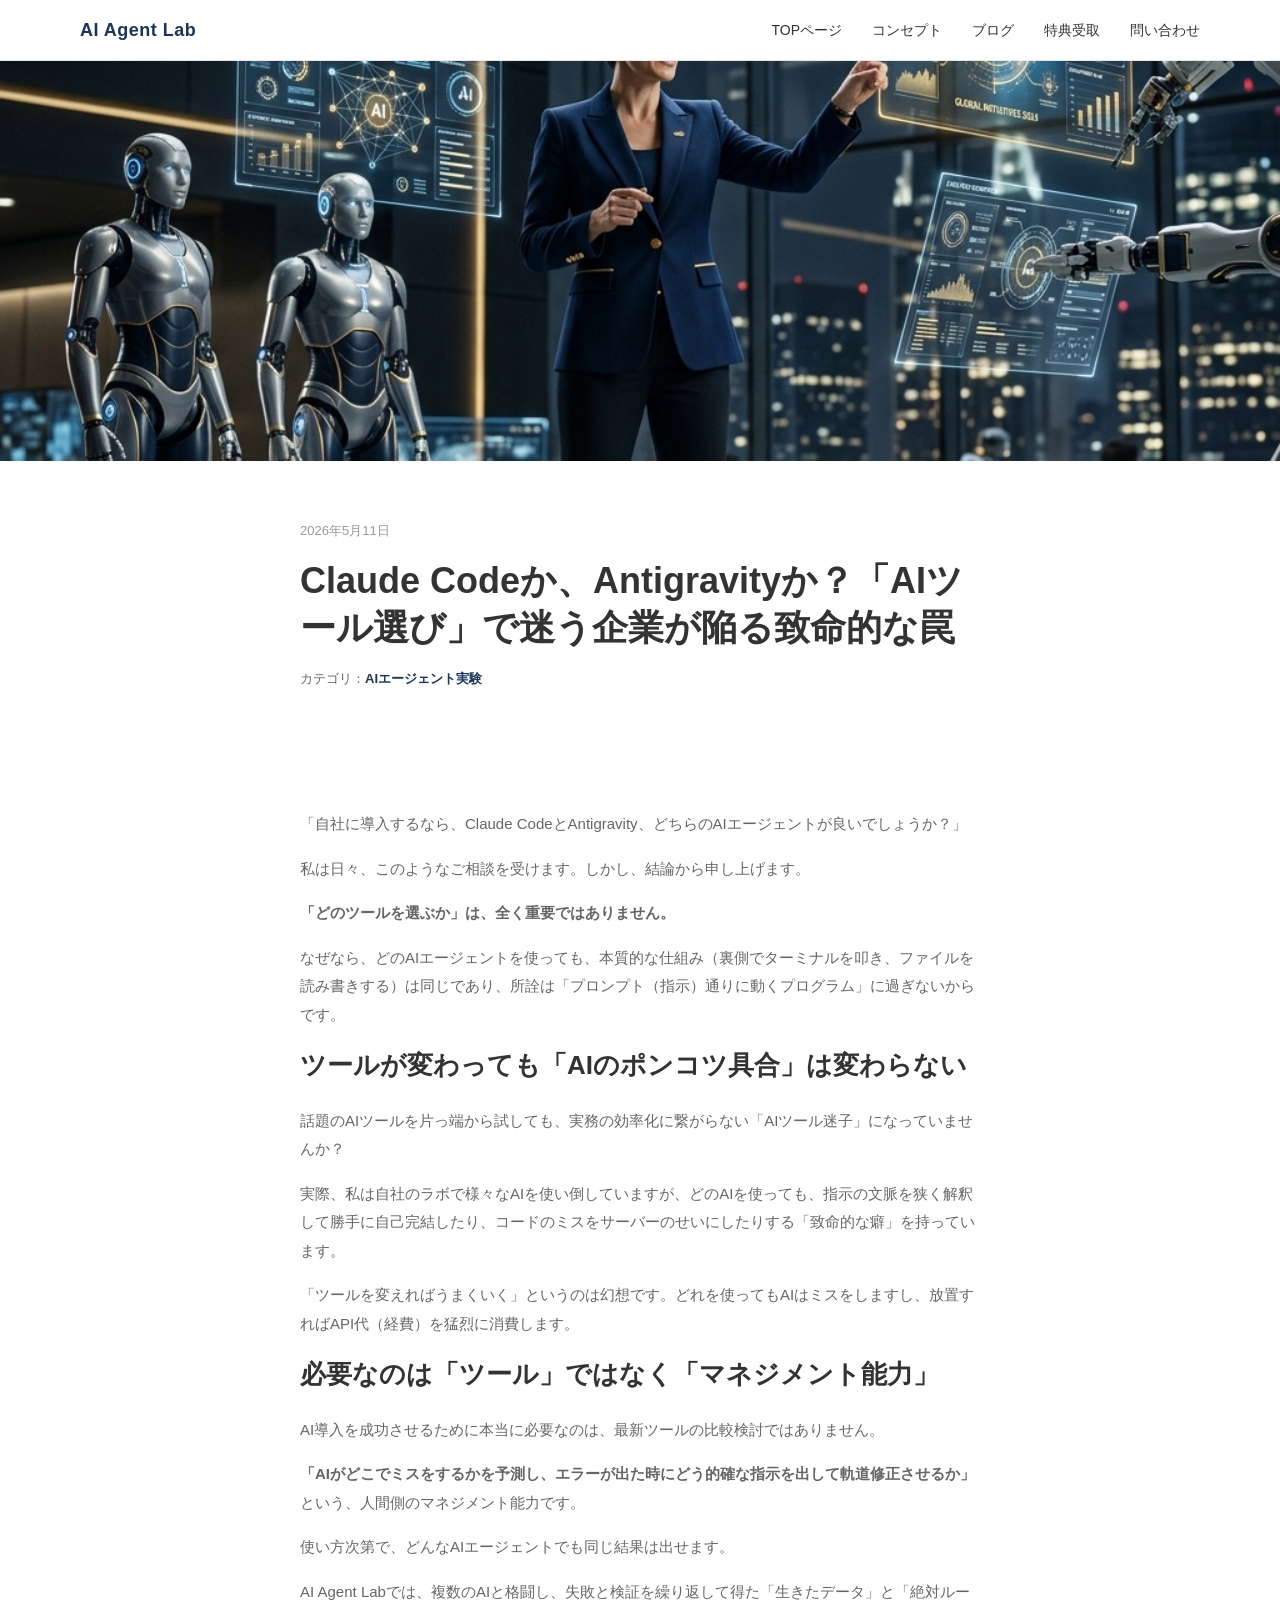
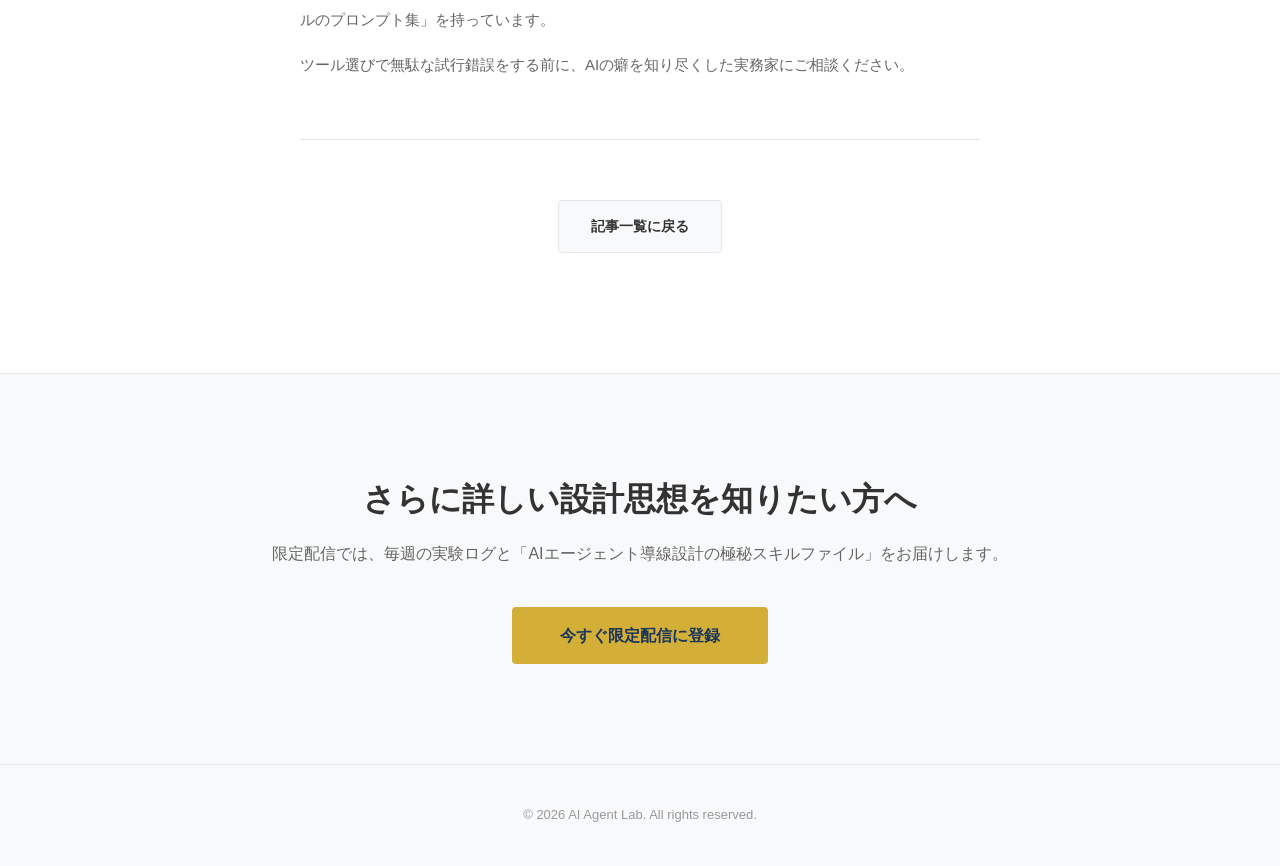
<file: ai-tool-selection-trap.html>
<!DOCTYPE html>
<html lang="ja">
<head>
    <meta charset="UTF-8">
    <meta name="viewport" content="width=device-width, initial-scale=1.0">
    <meta name="description" content="AIエージェント実験ログ：詳細記事">
    <title>Claude Codeか、Antigravityか？「AIツール選び」で迷う企業が陥る致命的な罠 - AI Agent Lab</title>
    <link rel="stylesheet" href="style.css">
</head>
<body>
    <!-- ============================================================
         HEADER / NAVIGATION
         ============================================================ -->
    <header class="header">
        <div class="container">
            <div class="logo"><a href="index.html" class="logo-link">AI Agent Lab</a></div>
            <nav class="nav">
                <a href="index.html" class="nav-link">TOPページ</a>
                <a href="concept.html" class="nav-link">コンセプト</a>
                <a href="blog-index.html" class="nav-link">ブログ</a>
                <a href="index.html#cta" class="nav-link">特典受取</a>
                <a href="contact.html" class="nav-link">問い合わせ</a>
            </nav>
        </div>
    </header>

    <!-- ============================================================
         ARTICLE HERO / EYECATCH
         ============================================================ -->
    <section class="article-hero">
        <div class="article-hero-image">
            <img src="images/blog_2_tools.png" alt="Claude Codeか、Antigravityか？「AIツール選び」で迷う企業が陥る致命的な罠">
        </div>
    </section>

    <!-- ============================================================
         ARTICLE METADATA & TITLE
         ============================================================ -->
    <section class="article-meta-section">
        <div class="container container-article">
            <p class="article-meta-date">2026年5月11日</p>
            <h1 class="article-heading">Claude Codeか、Antigravityか？「AIツール選び」で迷う企業が陥る致命的な罠</h1>
            <p class="article-meta-category">カテゴリ：<span>AIエージェント実験</span></p>
        </div>
    </section>

    <!-- ============================================================
         ARTICLE CONTENT
         ============================================================ -->
    <article class="article-single">
        <div class="container container-article">
            <div class="article-body">

<section class="article-content-section">
    <p>「自社に導入するなら、Claude CodeとAntigravity、どちらのAIエージェントが良いでしょうか？」</p>
    <p>私は日々、このようなご相談を受けます。しかし、結論から申し上げます。</p>
    <p><strong>「どのツールを選ぶか」は、全く重要ではありません。</strong></p>
    <p>なぜなら、どのAIエージェントを使っても、本質的な仕組み（裏側でターミナルを叩き、ファイルを読み書きする）は同じであり、所詮は「プロンプト（指示）通りに動くプログラム」に過ぎないからです。</p>

    <h2>ツールが変わっても「AIのポンコツ具合」は変わらない</h2>
    <p>話題のAIツールを片っ端から試しても、実務の効率化に繋がらない「AIツール迷子」になっていませんか？</p>
    <p>実際、私は自社のラボで様々なAIを使い倒していますが、どのAIを使っても、指示の文脈を狭く解釈して勝手に自己完結したり、コードのミスをサーバーのせいにしたりする「致命的な癖」を持っています。</p>
    <p>「ツールを変えればうまくいく」というのは幻想です。どれを使ってもAIはミスをしますし、放置すればAPI代（経費）を猛烈に消費します。</p>

    <h2>必要なのは「ツール」ではなく「マネジメント能力」</h2>
    <p>AI導入を成功させるために本当に必要なのは、最新ツールの比較検討ではありません。</p>
    <p><strong>「AIがどこでミスをするかを予測し、エラーが出た時にどう的確な指示を出して軌道修正させるか」</strong>という、人間側のマネジメント能力です。</p>
    <p>使い方次第で、どんなAIエージェントでも同じ結果は出せます。</p>
    <p>AI Agent Labでは、複数のAIと格闘し、失敗と検証を繰り返して得た「生きたデータ」と「絶対ルールのプロンプト集」を持っています。</p>
    <p>ツール選びで無駄な試行錯誤をする前に、AIの癖を知り尽くした実務家にご相談ください。</p>
</section>
        
            </div>

            <!-- Article Navigation -->
            <div class="article-nav">
                <a href="blog-index.html" class="btn btn-secondary">記事一覧に戻る</a>
            </div>
        </div>
    </article>

    <!-- ============================================================
         RELATED ARTICLES / CTA
         ============================================================ -->
    <section class="article-cta">
        <div class="container">
            <h2 class="cta-headline">さらに詳しい設計思想を知りたい方へ</h2>
            <p class="cta-subheadline">限定配信では、毎週の実験ログと「AIエージェント導線設計の極秘スキルファイル」をお届けします。</p>
            <a href="https://lin.ee/rd4oO9Z" class="btn btn-cta">今すぐ限定配信に登録</a>
        </div>
    </section>

    <!-- ============================================================
         FOOTER
         ============================================================ -->
    <footer class="footer">
        <div class="container">
            <p>&copy; 2026 AI Agent Lab. All rights reserved.</p>
        </div>
    </footer>
</body>
</html>
</file>
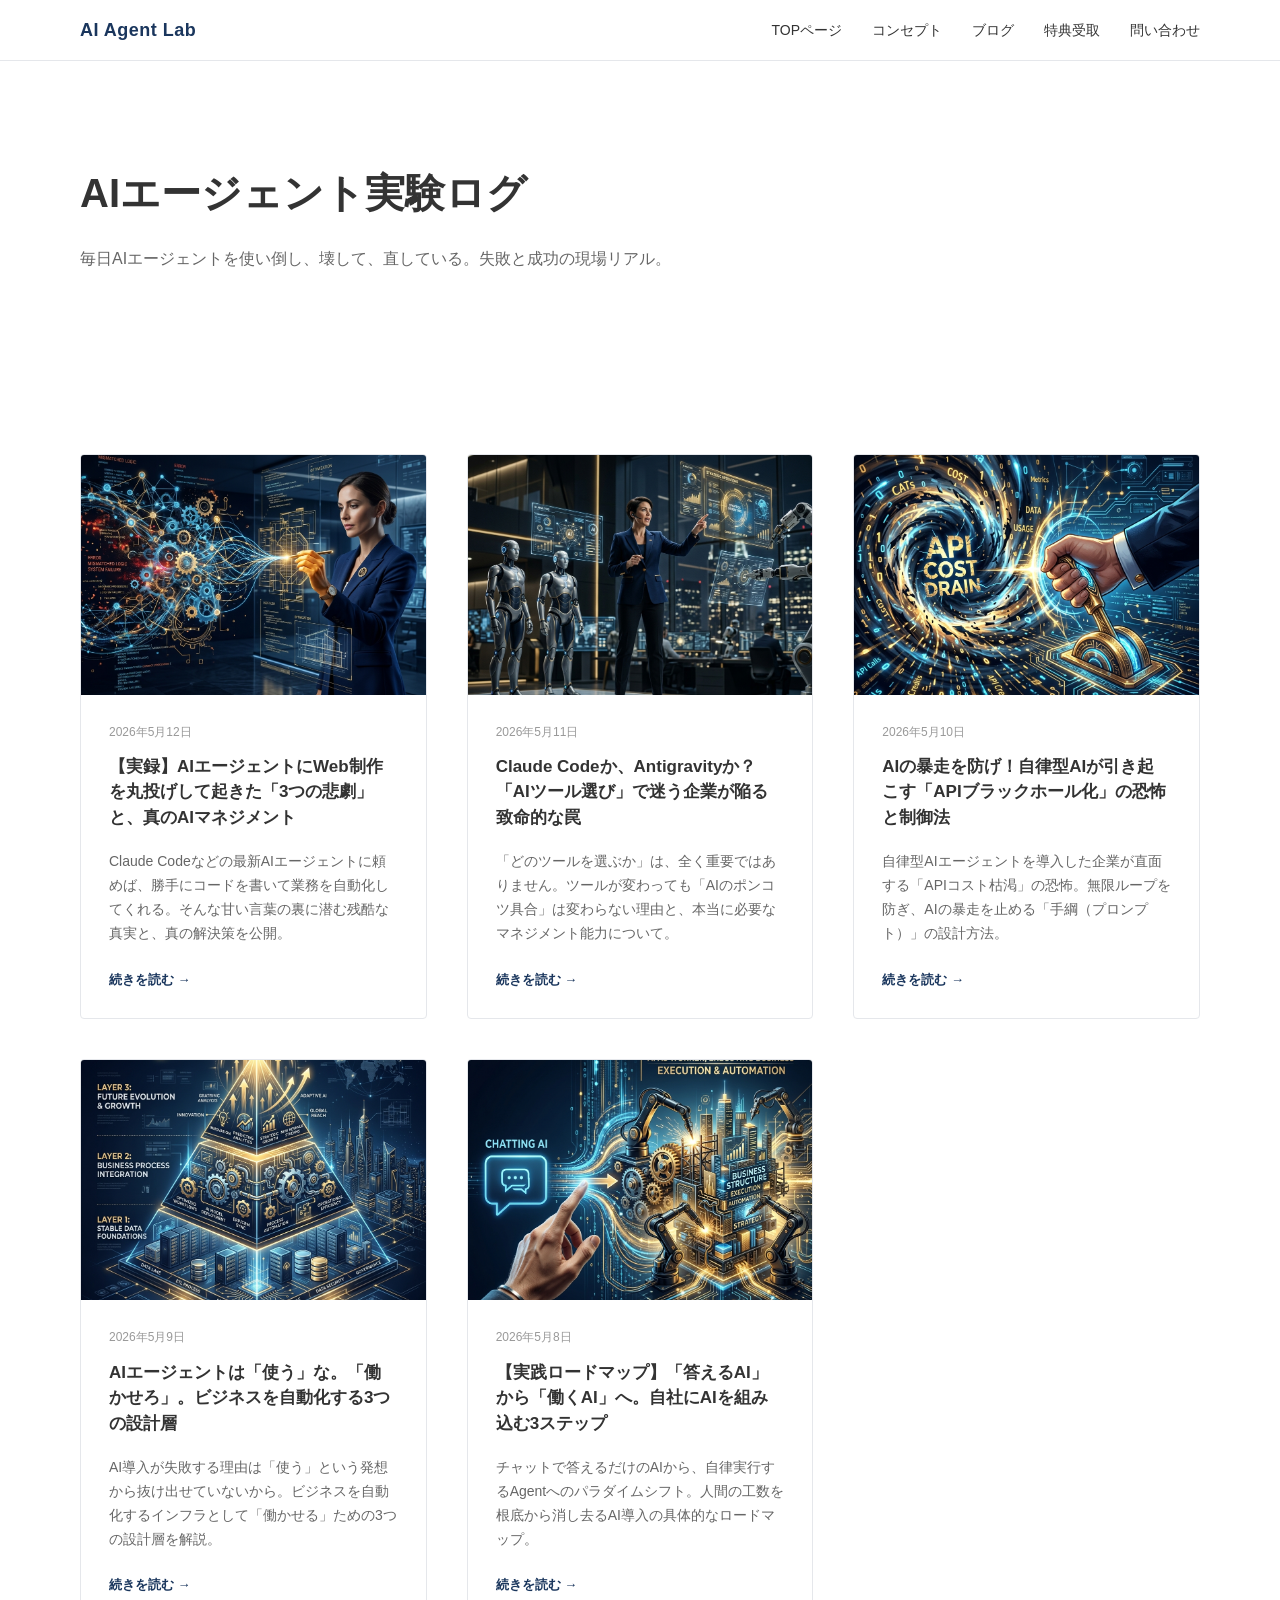
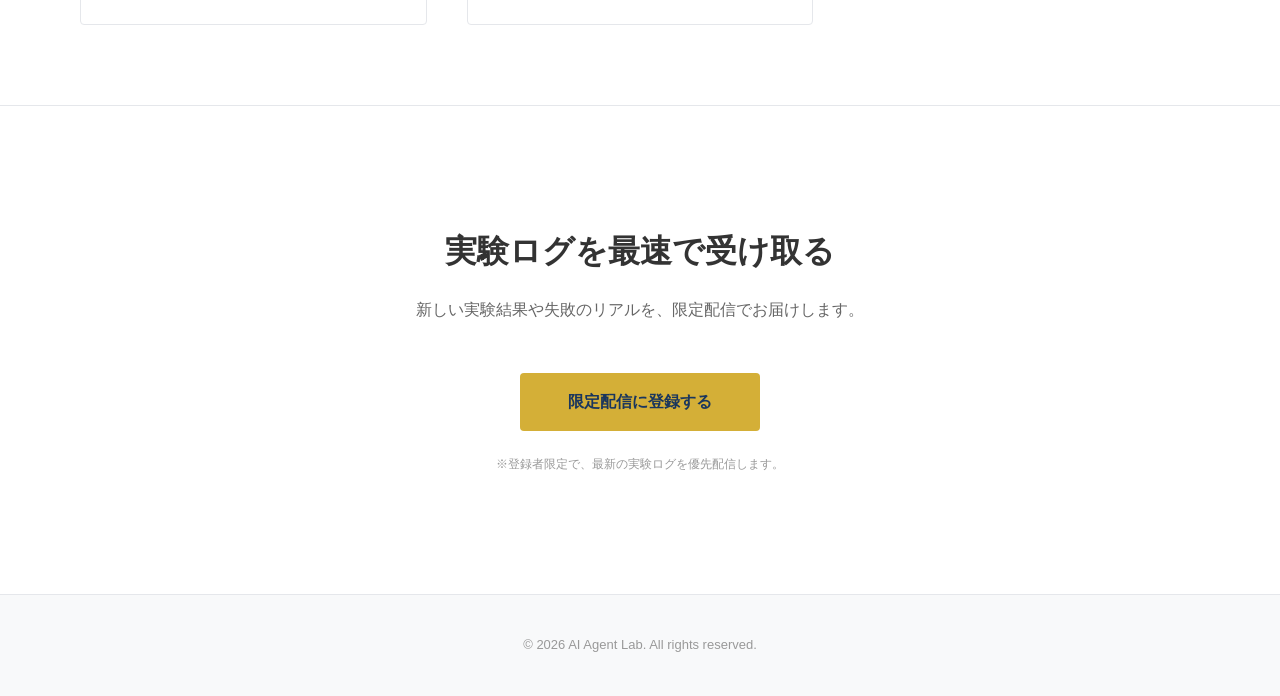
<file: blog-index.html>
<!DOCTYPE html>
<html lang="ja">
<head>
    <meta charset="UTF-8">
    <meta name="viewport" content="width=device-width, initial-scale=1.0">
    <meta name="description" content="AIエージェント実験ログの最新記事一覧">
    <title>ブログ - AI Agent Lab</title>
    <link rel="stylesheet" href="style.css">
</head>
<body>
    <!-- ============================================================
         HEADER / NAVIGATION
         ============================================================ -->
    <header class="header">
        <div class="container">
            <div class="logo"><a href="index.html" class="logo-link">AI Agent Lab</a></div>
            <nav class="nav">
                <a href="index.html" class="nav-link">TOPページ</a>
                <a href="concept.html" class="nav-link">コンセプト</a>
                <a href="blog-index.html" class="nav-link">ブログ</a>
                <a href="index.html#cta" class="nav-link">特典受取</a>
                <a href="contact.html" class="nav-link">問い合わせ</a>
            </nav>
        </div>
    </header>

    <!-- ============================================================
         PAGE HEADER
         ============================================================ -->
    <section class="page-header">
        <div class="container">
            <h1 class="page-title">AIエージェント実験ログ</h1>
            <p class="page-description">
                毎日AIエージェントを使い倒し、壊して、直している。失敗と成功の現場リアル。
            </p>
        </div>
    </section>

    <!-- ============================================================
         BLOG ARTICLES GRID
         ============================================================ -->
    <section class="blog-grid-section">
        <div class="container">
            <div class="blog-grid">
                <article class="blog-card">
                    <div class="blog-card-image">
                        <img src="images/blog_1_management.png" alt="【実録】AIエージェントにWeb制作を丸投げして起きた「3つの悲劇」と、真のAIマネジメント">
                    </div>
                    <div class="blog-card-content">
                        <p class="blog-card-date">2026年5月12日</p>
                        <h3 class="blog-card-title">【実録】AIエージェントにWeb制作を丸投げして起きた「3つの悲劇」と、真のAIマネジメント</h3>
                        <p class="blog-card-excerpt">
                            Claude Codeなどの最新AIエージェントに頼めば、勝手にコードを書いて業務を自動化してくれる。そんな甘い言葉の裏に潜む残酷な真実と、真の解決策を公開。
                        </p>
                        <a href="ai-agent-management-failures.html" class="blog-card-link">続きを読む →</a>
                    </div>
                </article>
                <article class="blog-card">
                    <div class="blog-card-image">
                        <img src="images/blog_2_tools.png" alt="Claude Codeか、Antigravityか？「AIツール選び」で迷う企業が陥る致命的な罠">
                    </div>
                    <div class="blog-card-content">
                        <p class="blog-card-date">2026年5月11日</p>
                        <h3 class="blog-card-title">Claude Codeか、Antigravityか？「AIツール選び」で迷う企業が陥る致命的な罠</h3>
                        <p class="blog-card-excerpt">
                            「どのツールを選ぶか」は、全く重要ではありません。ツールが変わっても「AIのポンコツ具合」は変わらない理由と、本当に必要なマネジメント能力について。
                        </p>
                        <a href="ai-tool-selection-trap.html" class="blog-card-link">続きを読む →</a>
                    </div>
                </article>
                <article class="blog-card">
                    <div class="blog-card-image">
                        <img src="images/blog_3_api.png" alt="AIの暴走を防げ！自律型AIが引き起こす「APIブラックホール化」の恐怖と制御法">
                    </div>
                    <div class="blog-card-content">
                        <p class="blog-card-date">2026年5月10日</p>
                        <h3 class="blog-card-title">AIの暴走を防げ！自律型AIが引き起こす「APIブラックホール化」の恐怖と制御法</h3>
                        <p class="blog-card-excerpt">
                            自律型AIエージェントを導入した企業が直面する「APIコスト枯渇」の恐怖。無限ループを防ぎ、AIの暴走を止める「手綱（プロンプト）」の設計方法。
                        </p>
                        <a href="ai-api-cost-control.html" class="blog-card-link">続きを読む →</a>
                    </div>
                </article>
                <article class="blog-card">
                    <div class="blog-card-image">
                        <img src="images/blog_4_architecture.png" alt="AIエージェントは「使う」な。「働かせろ」。ビジネスを自動化する3つの設計層">
                    </div>
                    <div class="blog-card-content">
                        <p class="blog-card-date">2026年5月9日</p>
                        <h3 class="blog-card-title">AIエージェントは「使う」な。「働かせろ」。ビジネスを自動化する3つの設計層</h3>
                        <p class="blog-card-excerpt">
                            AI導入が失敗する理由は「使う」という発想から抜け出せていないから。ビジネスを自動化するインフラとして「働かせる」ための3つの設計層を解説。
                        </p>
                        <a href="ai-business-architecture.html" class="blog-card-link">続きを読む →</a>
                    </div>
                </article>
                <article class="blog-card">
                    <div class="blog-card-image">
                        <img src="images/blog_5_roadmap.png" alt="【実践ロードマップ】「答えるAI」から「働くAI」へ。自社にAIを組み込む3ステップ">
                    </div>
                    <div class="blog-card-content">
                        <p class="blog-card-date">2026年5月8日</p>
                        <h3 class="blog-card-title">【実践ロードマップ】「答えるAI」から「働くAI」へ。自社にAIを組み込む3ステップ</h3>
                        <p class="blog-card-excerpt">
                            チャットで答えるだけのAIから、自律実行するAgentへのパラダイムシフト。人間の工数を根底から消し去るAI導入の具体的なロードマップ。
                        </p>
                        <a href="ai-implementation-roadmap.html" class="blog-card-link">続きを読む →</a>
                    </div>
                </article>
            </div>
        </div>
    </section>

    <!-- ============================================================
         CTA SECTION
         ============================================================ -->
    <section class="cta">
        <div class="container">
            <h2 class="cta-headline">実験ログを最速で受け取る</h2>
            <p class="cta-subheadline">新しい実験結果や失敗のリアルを、限定配信でお届けします。</p>
            <a href="https://lin.ee/rd4oO9Z" class="btn btn-cta">限定配信に登録する</a>
            <p class="cta-micro">※登録者限定で、最新の実験ログを優先配信します。</p>
        </div>
    </section>

    <!-- ============================================================
         FOOTER
         ============================================================ -->
    <footer class="footer">
        <div class="container">
            <p>&copy; 2026 AI Agent Lab. All rights reserved.</p>
        </div>
    </footer>
</body>
</html>
</file>
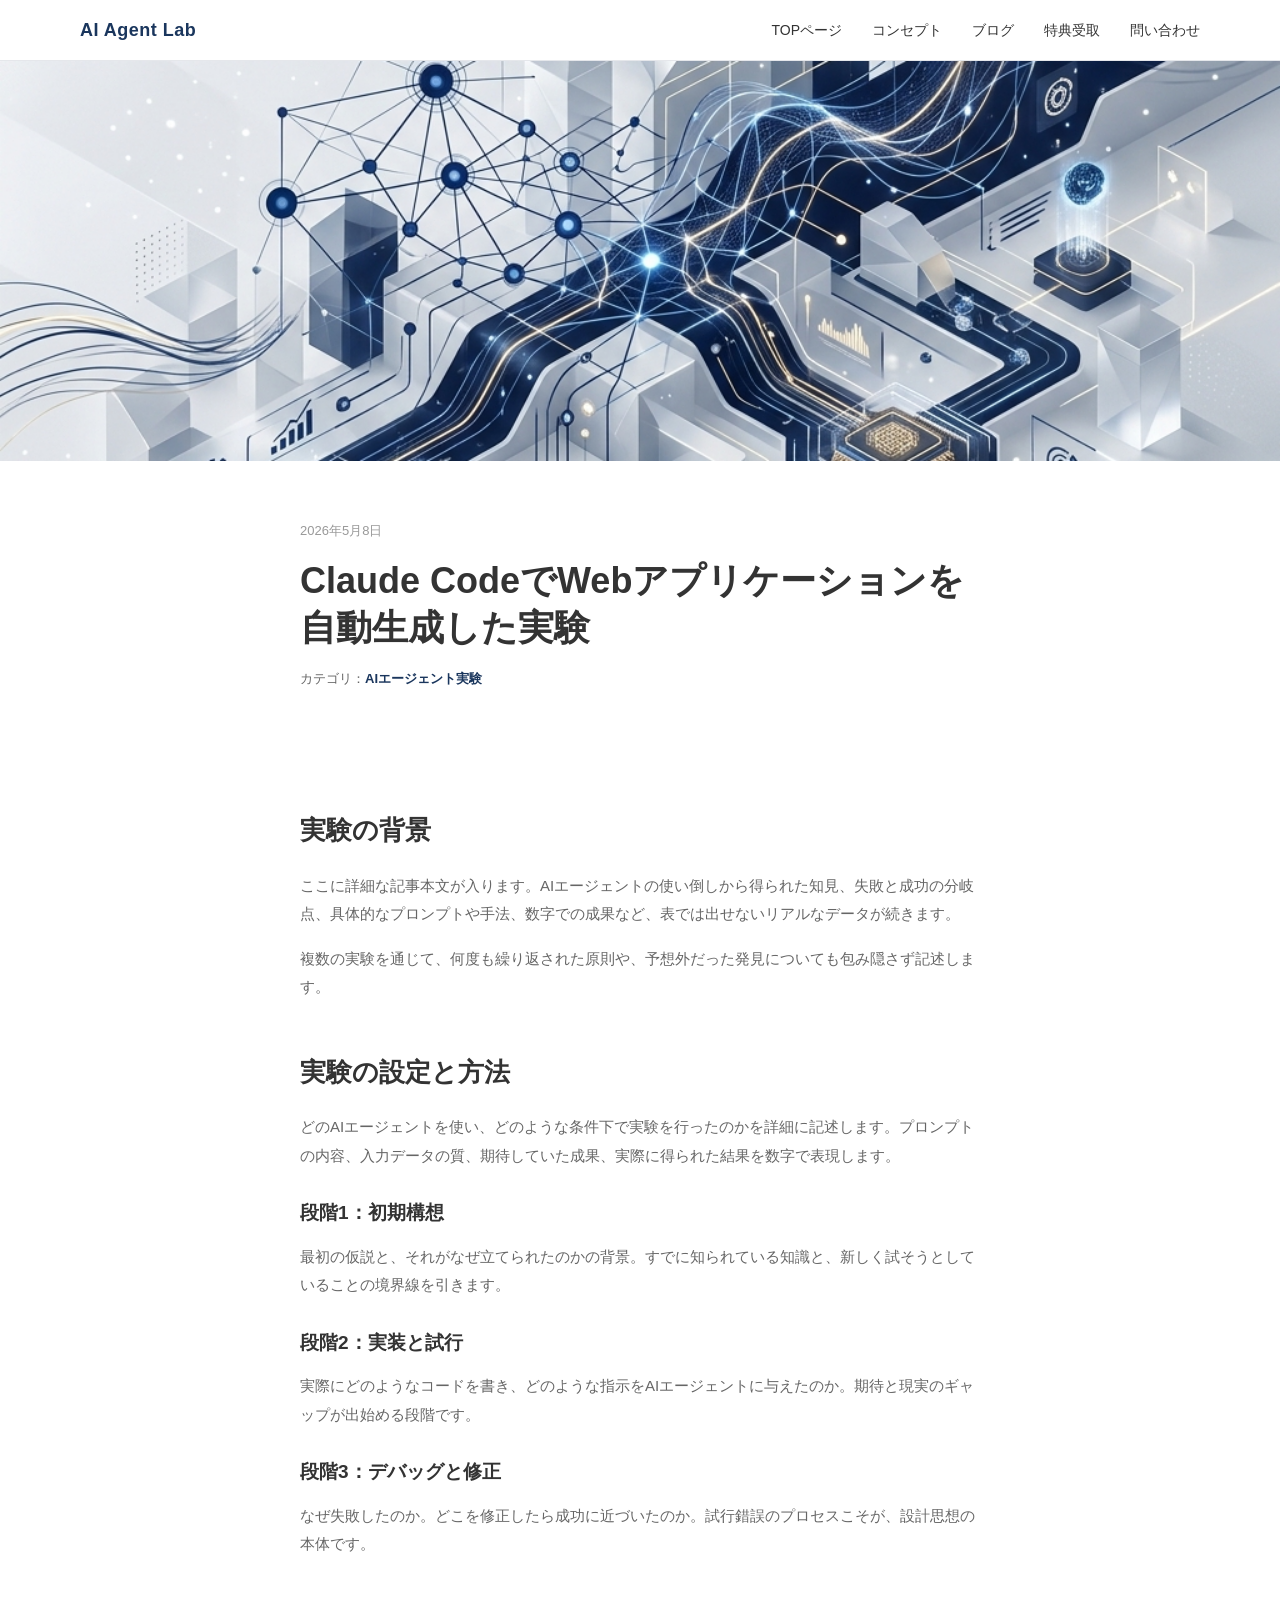
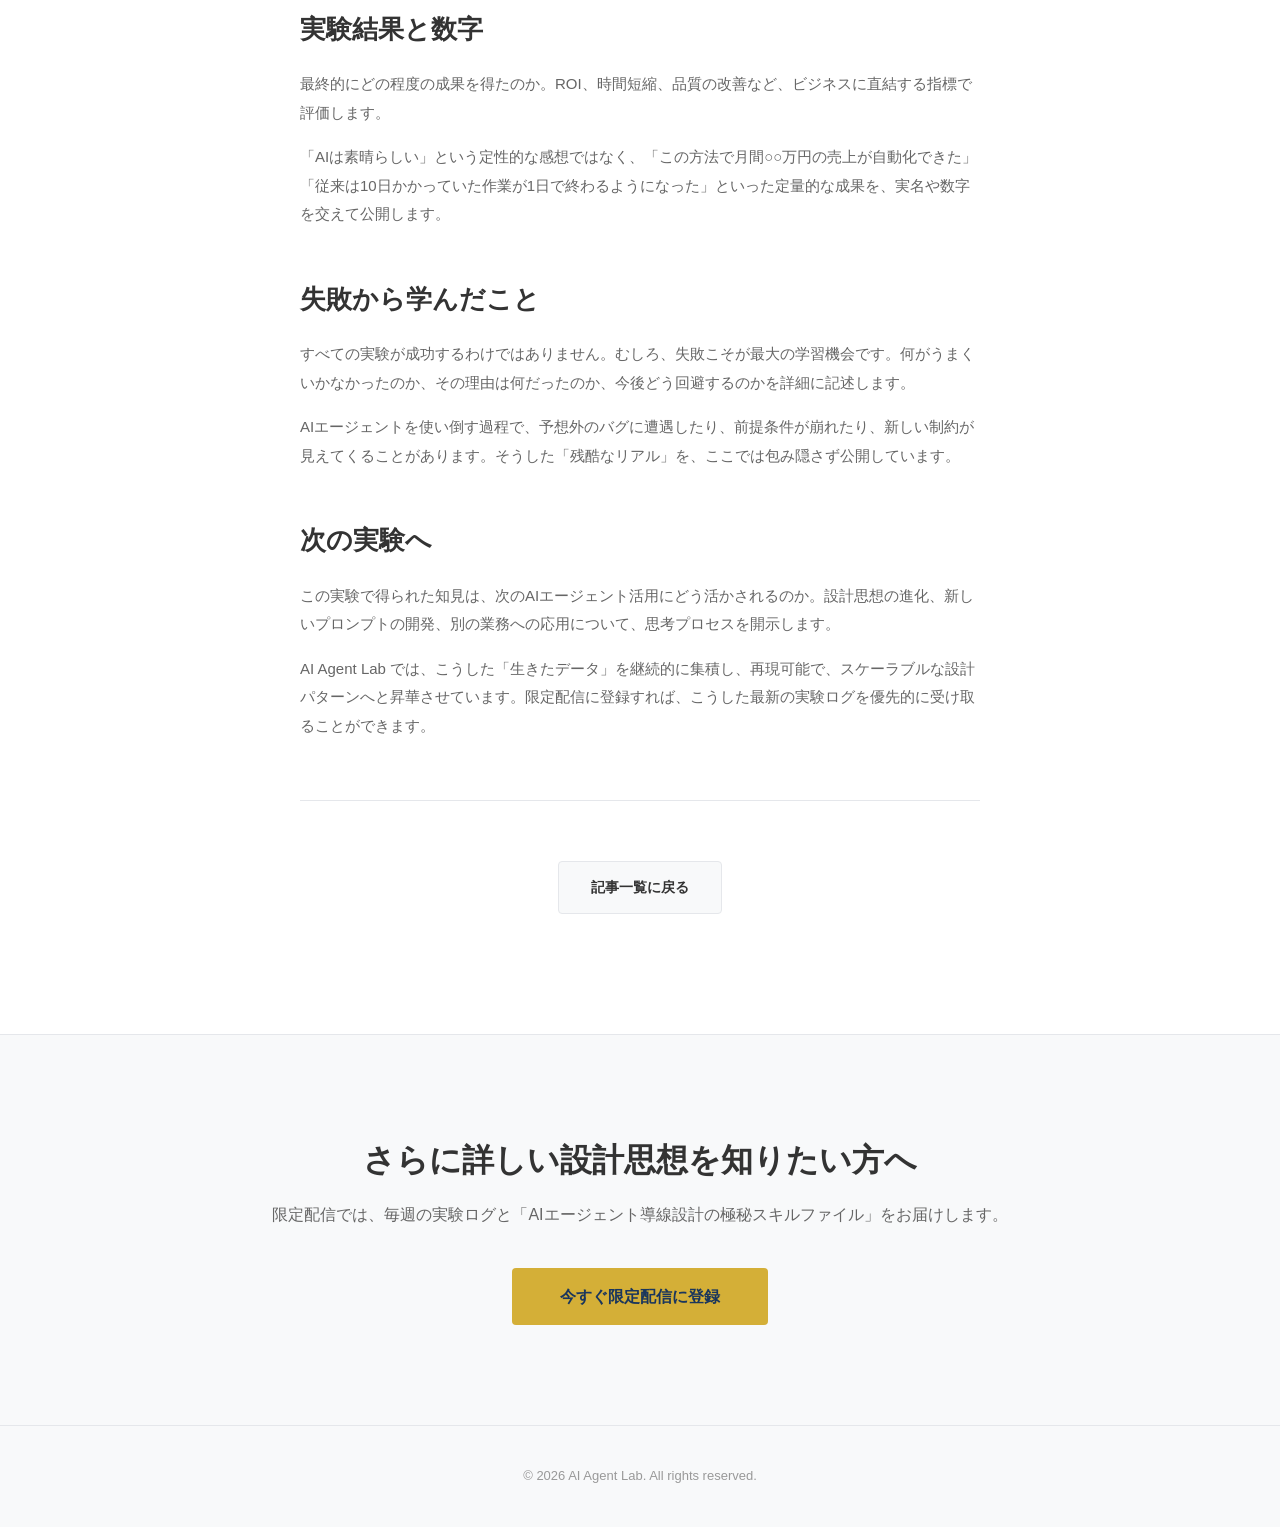
<file: blog-single.html>
<!DOCTYPE html>
<html lang="ja">
<head>
    <meta charset="UTF-8">
    <meta name="viewport" content="width=device-width, initial-scale=1.0">
    <meta name="description" content="AIエージェント実験ログ：詳細記事">
    <title>実験ログ記事 - AI Agent Lab</title>
    <link rel="stylesheet" href="style.css">
</head>
<body>
    <!-- ============================================================
         HEADER / NAVIGATION
         ============================================================ -->
    <header class="header">
        <div class="container">
            <div class="logo"><a href="index.html" class="logo-link">AI Agent Lab</a></div>
            <nav class="nav">
                <a href="index.html" class="nav-link">TOPページ</a>
                <a href="concept.html" class="nav-link">コンセプト</a>
                <a href="blog-index.html" class="nav-link">ブログ</a>
                <a href="index.html#cta" class="nav-link">特典受取</a>
                <a href="contact.html" class="nav-link">問い合わせ</a>
            </nav>
        </div>
    </header>

    <!-- ============================================================
         ARTICLE HERO / EYECATCH
         ============================================================ -->
    <section class="article-hero">
        <div class="article-hero-image">
            <img src="images/hero-bg.jpg" alt="Claude CodeでWebアプリケーションを自動生成">
        </div>
    </section>

    <!-- ============================================================
         ARTICLE METADATA & TITLE
         ============================================================ -->
    <section class="article-meta-section">
        <div class="container container-article">
            <p class="article-meta-date">2026年5月8日</p>
            <h1 class="article-heading">Claude CodeでWebアプリケーションを自動生成した実験</h1>
            <p class="article-meta-category">カテゴリ：<span>AIエージェント実験</span></p>
        </div>
    </section>

    <!-- ============================================================
         ARTICLE CONTENT
         ============================================================ -->
    <article class="article-single">
        <div class="container container-article">
            <div class="article-body">
                <section class="article-content-section">
                    <h2>実験の背景</h2>
                    <p>
                        ここに詳細な記事本文が入ります。AIエージェントの使い倒しから得られた知見、失敗と成功の分岐点、具体的なプロンプトや手法、数字での成果など、表では出せないリアルなデータが続きます。
                    </p>
                    <p>
                        複数の実験を通じて、何度も繰り返された原則や、予想外だった発見についても包み隠さず記述します。
                    </p>
                </section>

                <section class="article-content-section">
                    <h2>実験の設定と方法</h2>
                    <p>
                        どのAIエージェントを使い、どのような条件下で実験を行ったのかを詳細に記述します。プロンプトの内容、入力データの質、期待していた成果、実際に得られた結果を数字で表現します。
                    </p>

                    <h3>段階1：初期構想</h3>
                    <p>
                        最初の仮説と、それがなぜ立てられたのかの背景。すでに知られている知識と、新しく試そうとしていることの境界線を引きます。
                    </p>

                    <h3>段階2：実装と試行</h3>
                    <p>
                        実際にどのようなコードを書き、どのような指示をAIエージェントに与えたのか。期待と現実のギャップが出始める段階です。
                    </p>

                    <h3>段階3：デバッグと修正</h3>
                    <p>
                        なぜ失敗したのか。どこを修正したら成功に近づいたのか。試行錯誤のプロセスこそが、設計思想の本体です。
                    </p>
                </section>

                <section class="article-content-section">
                    <h2>実験結果と数字</h2>
                    <p>
                        最終的にどの程度の成果を得たのか。ROI、時間短縮、品質の改善など、ビジネスに直結する指標で評価します。
                    </p>
                    <p>
                        「AIは素晴らしい」という定性的な感想ではなく、「この方法で月間○○万円の売上が自動化できた」「従来は10日かかっていた作業が1日で終わるようになった」といった定量的な成果を、実名や数字を交えて公開します。
                    </p>
                </section>

                <section class="article-content-section">
                    <h2>失敗から学んだこと</h2>
                    <p>
                        すべての実験が成功するわけではありません。むしろ、失敗こそが最大の学習機会です。何がうまくいかなかったのか、その理由は何だったのか、今後どう回避するのかを詳細に記述します。
                    </p>
                    <p>
                        AIエージェントを使い倒す過程で、予想外のバグに遭遇したり、前提条件が崩れたり、新しい制約が見えてくることがあります。そうした「残酷なリアル」を、ここでは包み隠さず公開しています。
                    </p>
                </section>

                <section class="article-content-section">
                    <h2>次の実験へ</h2>
                    <p>
                        この実験で得られた知見は、次のAIエージェント活用にどう活かされるのか。設計思想の進化、新しいプロンプトの開発、別の業務への応用について、思考プロセスを開示します。
                    </p>
                    <p>
                        AI Agent Lab では、こうした「生きたデータ」を継続的に集積し、再現可能で、スケーラブルな設計パターンへと昇華させています。限定配信に登録すれば、こうした最新の実験ログを優先的に受け取ることができます。
                    </p>
                </section>
            </div>

            <!-- Article Navigation -->
            <div class="article-nav">
                <a href="blog-index.html" class="btn btn-secondary">記事一覧に戻る</a>
            </div>
        </div>
    </article>

    <!-- ============================================================
         RELATED ARTICLES / CTA
         ============================================================ -->
    <section class="article-cta">
        <div class="container">
            <h2 class="cta-headline">さらに詳しい設計思想を知りたい方へ</h2>
            <p class="cta-subheadline">限定配信では、毎週の実験ログと「AIエージェント導線設計の極秘スキルファイル」をお届けします。</p>
            <a href="https://lin.ee/rd4oO9Z" class="btn btn-cta">今すぐ限定配信に登録</a>
        </div>
    </section>

    <!-- ============================================================
         FOOTER
         ============================================================ -->
    <footer class="footer">
        <div class="container">
            <p>&copy; 2026 AI Agent Lab. All rights reserved.</p>
        </div>
    </footer>
</body>
</html>
</file>
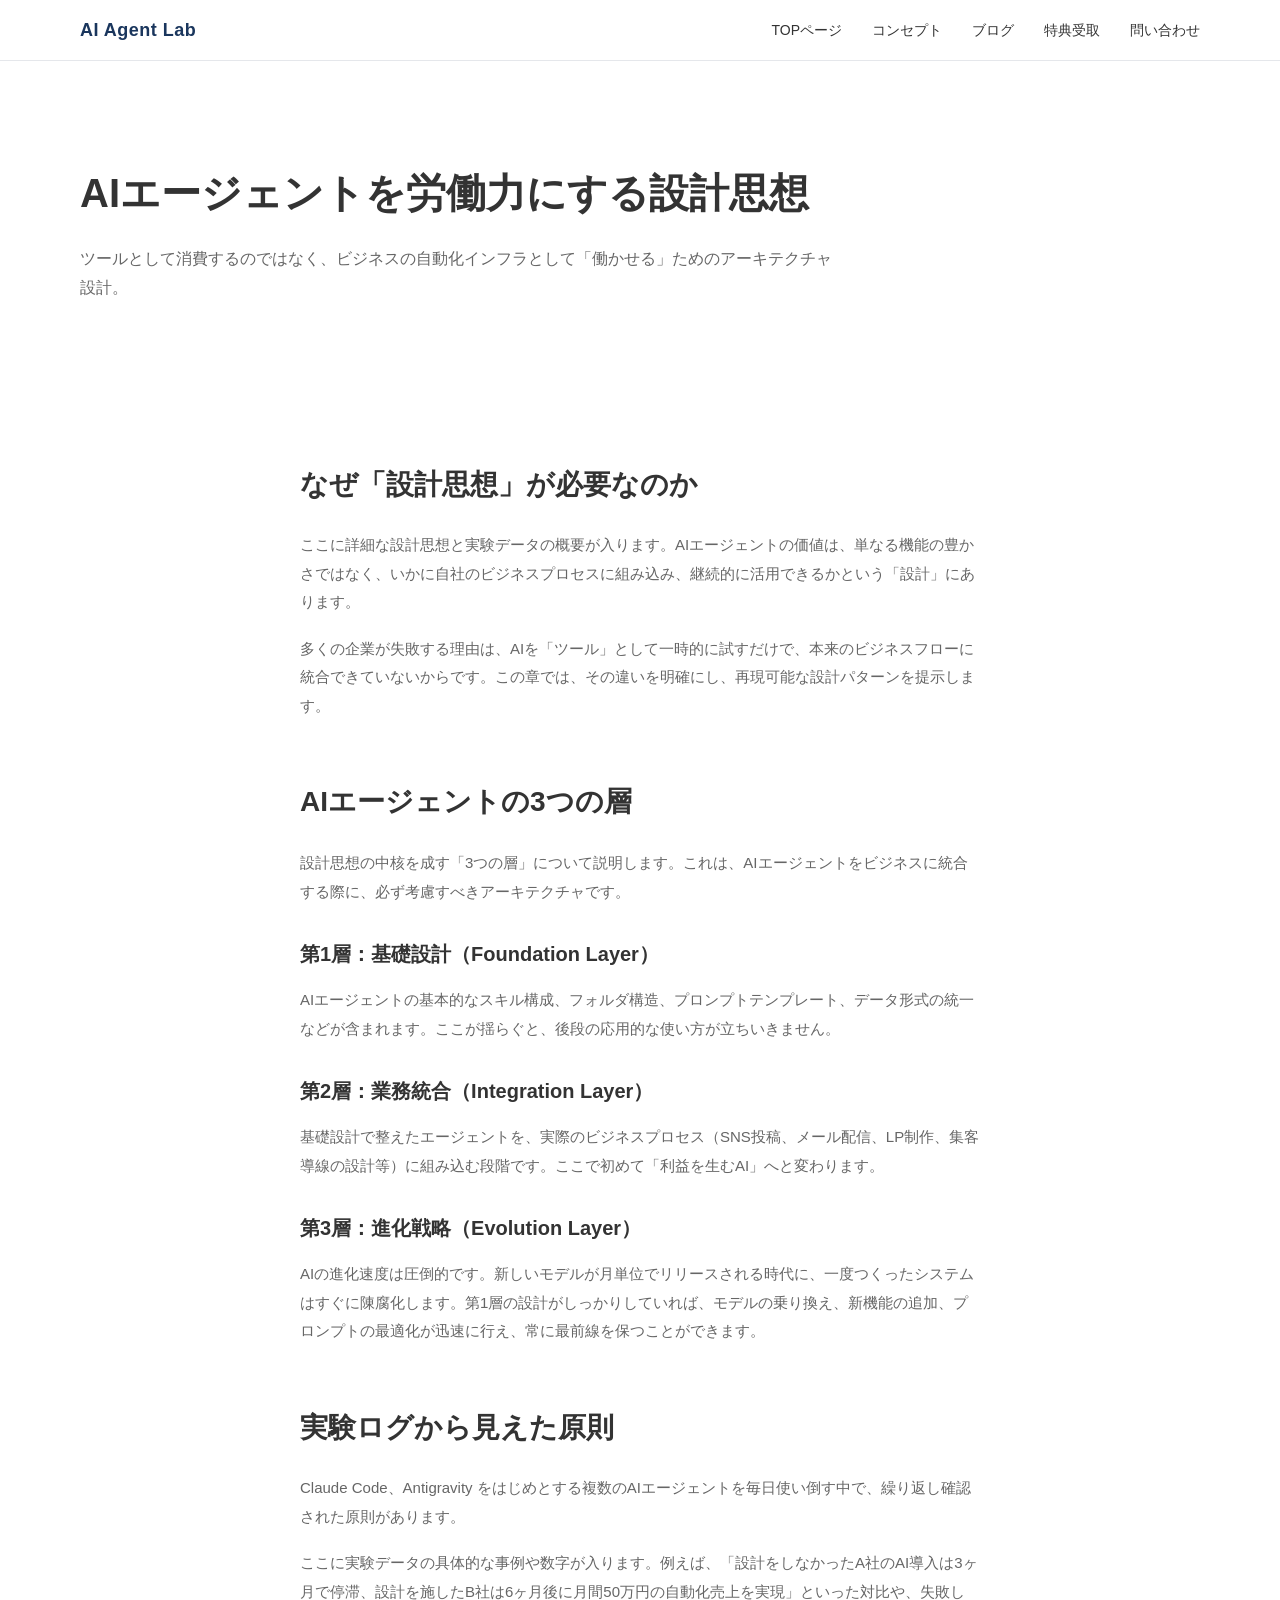
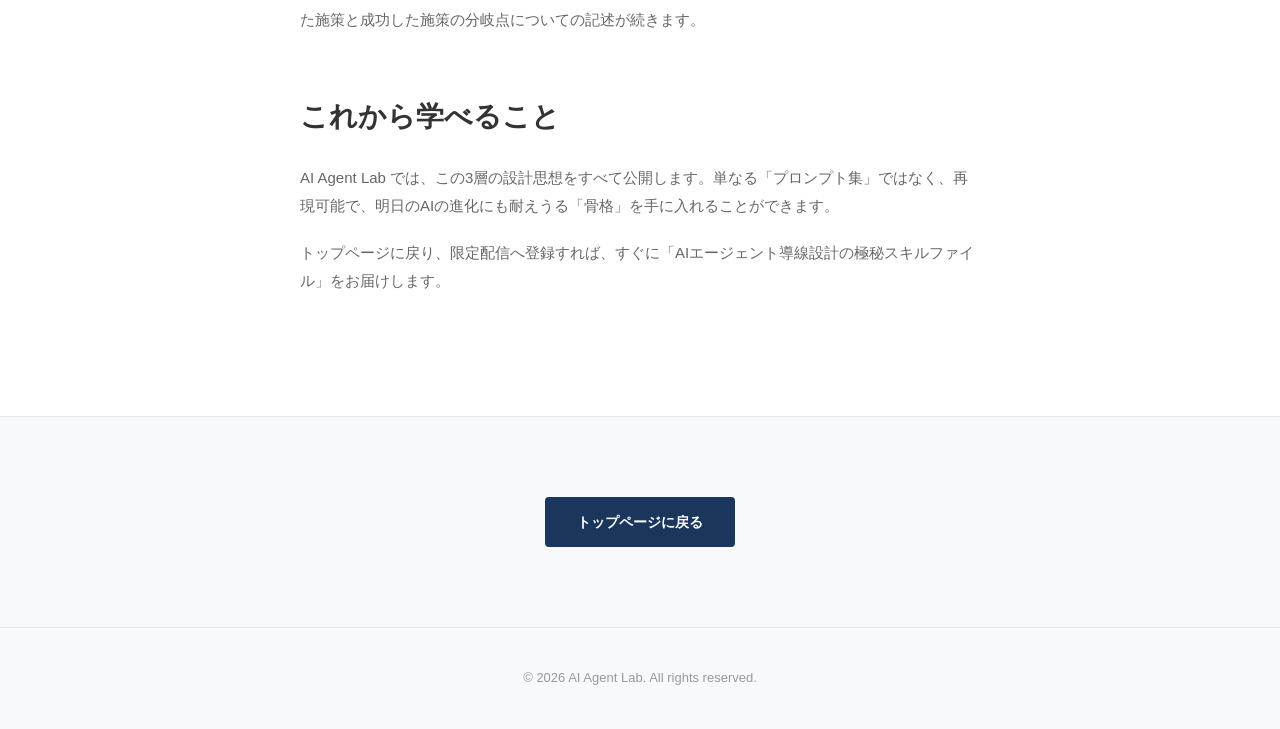
<file: concept.html>
<!DOCTYPE html>
<html lang="ja">
<head>
    <meta charset="UTF-8">
    <meta name="viewport" content="width=device-width, initial-scale=1.0">
    <meta name="description" content="AIエージェントを労働力にする設計思想について">
    <title>設計思想 - AI Agent Lab</title>
    <link rel="stylesheet" href="style.css">
</head>
<body>
    <!-- ============================================================
         HEADER / NAVIGATION
         ============================================================ -->
    <header class="header">
        <div class="container">
            <div class="logo"><a href="index.html" class="logo-link">AI Agent Lab</a></div>
            <nav class="nav">
                <a href="index.html" class="nav-link">TOPページ</a>
                <a href="concept.html" class="nav-link">コンセプト</a>
                <a href="blog-index.html" class="nav-link">ブログ</a>
                <a href="index.html#cta" class="nav-link">特典受取</a>
                <a href="contact.html" class="nav-link">問い合わせ</a>
            </nav>
        </div>
    </header>

    <!-- ============================================================
         ARTICLE HEADER
         ============================================================ -->
    <section class="article-header">
        <div class="container">
            <h1 class="article-title">AIエージェントを労働力にする設計思想</h1>
            <p class="article-lead">
                ツールとして消費するのではなく、ビジネスの自動化インフラとして「働かせる」ためのアーキテクチャ設計。
            </p>
        </div>
    </section>

    <!-- ============================================================
         ARTICLE CONTENT
         ============================================================ -->
    <article class="article">
        <div class="container container-article">
            <section class="article-section">
                <h2>なぜ「設計思想」が必要なのか</h2>
                <p>
                    ここに詳細な設計思想と実験データの概要が入ります。AIエージェントの価値は、単なる機能の豊かさではなく、いかに自社のビジネスプロセスに組み込み、継続的に活用できるかという「設計」にあります。
                </p>
                <p>
                    多くの企業が失敗する理由は、AIを「ツール」として一時的に試すだけで、本来のビジネスフローに統合できていないからです。この章では、その違いを明確にし、再現可能な設計パターンを提示します。
                </p>
            </section>

            <section class="article-section">
                <h2>AIエージェントの3つの層</h2>
                <p>
                    設計思想の中核を成す「3つの層」について説明します。これは、AIエージェントをビジネスに統合する際に、必ず考慮すべきアーキテクチャです。
                </p>

                <h3>第1層：基礎設計（Foundation Layer）</h3>
                <p>
                    AIエージェントの基本的なスキル構成、フォルダ構造、プロンプトテンプレート、データ形式の統一などが含まれます。ここが揺らぐと、後段の応用的な使い方が立ちいきません。
                </p>

                <h3>第2層：業務統合（Integration Layer）</h3>
                <p>
                    基礎設計で整えたエージェントを、実際のビジネスプロセス（SNS投稿、メール配信、LP制作、集客導線の設計等）に組み込む段階です。ここで初めて「利益を生むAI」へと変わります。
                </p>

                <h3>第3層：進化戦略（Evolution Layer）</h3>
                <p>
                    AIの進化速度は圧倒的です。新しいモデルが月単位でリリースされる時代に、一度つくったシステムはすぐに陳腐化します。第1層の設計がしっかりしていれば、モデルの乗り換え、新機能の追加、プロンプトの最適化が迅速に行え、常に最前線を保つことができます。
                </p>
            </section>

            <section class="article-section">
                <h2>実験ログから見えた原則</h2>
                <p>
                    Claude Code、Antigravity をはじめとする複数のAIエージェントを毎日使い倒す中で、繰り返し確認された原則があります。
                </p>
                <p>
                    ここに実験データの具体的な事例や数字が入ります。例えば、「設計をしなかったA社のAI導入は3ヶ月で停滞、設計を施したB社は6ヶ月後に月間50万円の自動化売上を実現」といった対比や、失敗した施策と成功した施策の分岐点についての記述が続きます。
                </p>
            </section>

            <section class="article-section">
                <h2>これから学べること</h2>
                <p>
                    AI Agent Lab では、この3層の設計思想をすべて公開します。単なる「プロンプト集」ではなく、再現可能で、明日のAIの進化にも耐えうる「骨格」を手に入れることができます。
                </p>
                <p>
                    トップページに戻り、限定配信へ登録すれば、すぐに「AIエージェント導線設計の極秘スキルファイル」をお届けします。
                </p>
            </section>
        </div>
    </article>

    <!-- ============================================================
         BACK TO HOME CTA
         ============================================================ -->
    <section class="back-to-home">
        <div class="container">
            <a href="index.html" class="btn btn-primary">トップページに戻る</a>
        </div>
    </section>

    <!-- ============================================================
         FOOTER
         ============================================================ -->
    <footer class="footer">
        <div class="container">
            <p>&copy; 2026 AI Agent Lab. All rights reserved.</p>
        </div>
    </footer>
</body>
</html>
</file>
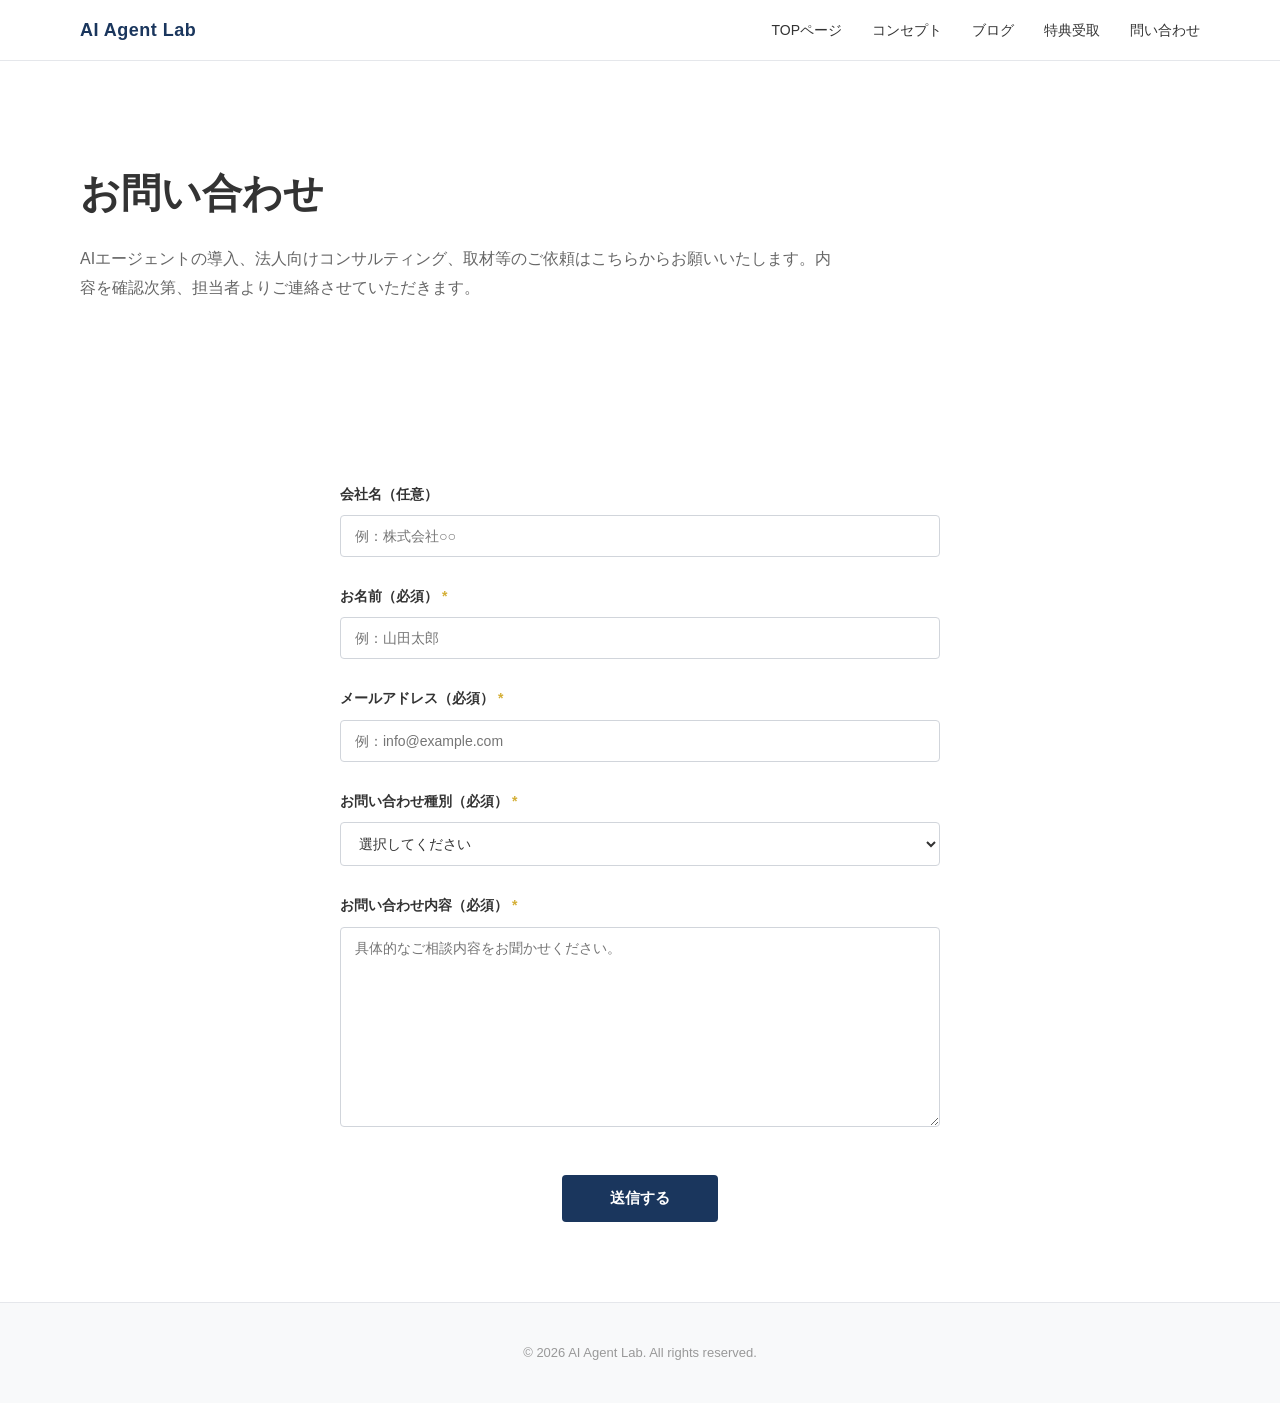
<file: contact.html>
<!DOCTYPE html>
<html lang="ja">
<head>
    <meta charset="UTF-8">
    <meta name="viewport" content="width=device-width, initial-scale=1.0">
    <meta name="description" content="AIエージェント導入やコンサルティングのお問い合わせはこちら">
    <title>お問い合わせ - AI Agent Lab</title>
    <link rel="stylesheet" href="style.css">
</head>
<body>
    <!-- ============================================================
         HEADER / NAVIGATION
         ============================================================ -->
    <header class="header">
        <div class="container">
            <div class="logo"><a href="index.html" class="logo-link">AI Agent Lab</a></div>
            <nav class="nav">
                <a href="index.html" class="nav-link">TOPページ</a>
                <a href="concept.html" class="nav-link">コンセプト</a>
                <a href="blog-index.html" class="nav-link">ブログ</a>
                <a href="index.html#cta" class="nav-link">特典受取</a>
                <a href="contact.html" class="nav-link">問い合わせ</a>
            </nav>
        </div>
    </header>

    <!-- ============================================================
         PAGE HEADER
         ============================================================ -->
    <section class="page-header">
        <div class="container">
            <h1 class="page-title">お問い合わせ</h1>
            <p class="page-description">
                AIエージェントの導入、法人向けコンサルティング、取材等のご依頼はこちらからお願いいたします。内容を確認次第、担当者よりご連絡させていただきます。
            </p>
        </div>
    </section>

    <!-- ============================================================
         CONTACT FORM SECTION
         ============================================================ -->
    <section class="contact-section">
        <div class="container">
            <div class="contact-form-wrapper">
                <form class="contact-form" method="POST" action="https://formspree.io/f/mdabbkvy">
                    <!-- Company Name (Optional) -->
                    <div class="form-group">
                        <label for="company" class="form-label">会社名（任意）</label>
                        <input type="text" id="company" name="company" class="form-input" placeholder="例：株式会社○○">
                    </div>

                    <!-- Name (Required) -->
                    <div class="form-group">
                        <label for="name" class="form-label">お名前（必須）<span class="form-required">*</span></label>
                        <input type="text" id="name" name="name" class="form-input" placeholder="例：山田太郎" required>
                    </div>

                    <!-- Email (Required) -->
                    <div class="form-group">
                        <label for="email" class="form-label">メールアドレス（必須）<span class="form-required">*</span></label>
                        <input type="email" id="email" name="email" class="form-input" placeholder="例：info@example.com" required>
                    </div>

                    <!-- Inquiry Type (Required) -->
                    <div class="form-group">
                        <label for="inquiry-type" class="form-label">お問い合わせ種別（必須）<span class="form-required">*</span></label>
                        <select id="inquiry-type" name="inquiry-type" class="form-select" required>
                            <option value="">選択してください</option>
                            <option value="consulting">コンサルティングのご相談</option>
                            <option value="media">取材・講演のご依頼</option>
                            <option value="other">その他</option>
                        </select>
                    </div>

                    <!-- Message (Required) -->
                    <div class="form-group">
                        <label for="message" class="form-label">お問い合わせ内容（必須）<span class="form-required">*</span></label>
                        <textarea id="message" name="message" class="form-textarea" rows="8" placeholder="具体的なご相談内容をお聞かせください。" required></textarea>
                    </div>

                    <!-- Submit Button -->
                    <div class="form-group form-group-submit">
                        <button type="submit" class="btn btn-contact">送信する</button>
                    </div>
                </form>
            </div>
        </div>
    </section>

    <!-- ============================================================
         FOOTER
         ============================================================ -->
    <footer class="footer">
        <div class="container">
            <p>&copy; 2026 AI Agent Lab. All rights reserved.</p>
        </div>
    </footer>
</body>
</html>
</file>
<file: style.css>
/* ================================================================
   RESET & BASE STYLES
   ================================================================ */
* {
    margin: 0;
    padding: 0;
    box-sizing: border-box;
}

html {
    scroll-behavior: smooth;
}

body {
    font-family: -apple-system, BlinkMacSystemFont, 'Segoe UI', Roboto, 'Helvetica Neue', Arial, sans-serif;
    color: #333333;
    background-color: #FFFFFF;
    line-height: 1.6;
}

/* ================================================================
   CONTAINER
   ================================================================ */
.container {
    max-width: 1200px;
    margin: 0 auto;
    padding: 0 40px;
}

/* ================================================================
   HEADER / NAVIGATION
   ================================================================ */
.header {
    position: sticky;
    top: 0;
    background-color: #FFFFFF;
    border-bottom: 1px solid #E5E7EB;
    z-index: 100;
}

.header .container {
    display: flex;
    justify-content: space-between;
    align-items: center;
    height: 60px;
}

.logo {
    font-size: 18px;
    font-weight: 700;
    color: #1A365D;
    letter-spacing: 0.5px;
}

.nav {
    display: flex;
    gap: 30px;
}

.nav-link {
    font-size: 14px;
    color: #333333;
    text-decoration: none;
    transition: color 0.2s;
}

.nav-link:hover {
    color: #1A365D;
}

/* ================================================================
   BUTTONS
   ================================================================ */
.btn {
    display: inline-block;
    padding: 14px 32px;
    border: none;
    border-radius: 4px;
    font-size: 14px;
    font-weight: 600;
    cursor: pointer;
    text-decoration: none;
    transition: background-color 0.2s, color 0.2s;
}

.btn-primary {
    background-color: #1A365D;
    color: #FFFFFF;
}

.btn-primary:hover {
    background-color: #0f1f39;
}

.btn-cta {
    background-color: #D4AF37;
    color: #1A365D;
    padding: 16px 48px;
    font-size: 16px;
}

.btn-cta:hover {
    background-color: #c9a227;
}

/* ================================================================
   HERO SECTION
   ================================================================ */
.hero {
    padding: 120px 0;
    background-color: #FFFFFF;
}

.hero-grid {
    display: grid;
    grid-template-columns: 1fr 1fr;
    gap: 80px;
    align-items: center;
}

.hero-text {
    display: flex;
    flex-direction: column;
    gap: 28px;
}

.hero-eyebrow {
    font-size: 13px;
    font-weight: 600;
    color: #1A365D;
    text-transform: uppercase;
    letter-spacing: 0.8px;
}

.hero-headline {
    font-size: 44px;
    font-weight: 700;
    color: #333333;
    line-height: 1.3;
}

.hero-description {
    font-size: 15px;
    color: #666666;
    line-height: 1.9;
}

.hero-img {
    width: 100%;
    height: auto;
    display: block;
    border-radius: 4px;
}

/* ================================================================
   PROBLEM SECTION
   ================================================================ */
.problem {
    padding: 120px 0;
    background-color: #FFFFFF;
}

.section-title {
    font-size: 32px;
    font-weight: 700;
    color: #333333;
    text-align: center;
    margin-bottom: 80px;
}

.problem-list {
    list-style: none;
    max-width: 720px;
    margin: 0 auto;
}

.problem-item {
    display: flex;
    gap: 24px;
    font-size: 15px;
    color: #666666;
    margin-bottom: 32px;
    line-height: 1.9;
}

.check-mark {
    flex-shrink: 0;
    font-weight: 700;
    color: #1A365D;
    font-size: 16px;
}

/* ================================================================
   OUR METHOD SECTION
   ================================================================ */
.method {
    padding: 120px 0;
    background-color: #FFFFFF;
}

.method-cards {
    display: grid;
    grid-template-columns: repeat(3, 1fr);
    gap: 40px;
    margin-top: 80px;
}

.method-card {
    background-color: #FFFFFF;
    padding: 48px;
    border: 1px solid #E5E7EB;
    border-radius: 4px;
    box-shadow: none;
    display: flex;
    flex-direction: column;
    gap: 18px;
}

.method-card-title {
    font-size: 17px;
    font-weight: 700;
    color: #333333;
}

.method-card-text {
    font-size: 14px;
    color: #666666;
    line-height: 1.9;
}

/* ================================================================
   PROOF & BACKGROUND SECTION
   ================================================================ */
.proof {
    padding: 120px 0;
    background-color: #1A365D;
    color: #FFFFFF;
}

.proof-title {
    color: #FFFFFF;
}

.proof-content {
    max-width: 820px;
    margin: 80px auto 0;
}

.proof-text {
    font-size: 15px;
    line-height: 1.9;
    margin-bottom: 28px;
    color: #E5E7EB;
}

.proof-text .highlight {
    color: #D4AF37;
    font-weight: 600;
}

/* ================================================================
   ABOUT US SECTION
   ================================================================ */
.profile {
    padding: 120px 0;
    background-color: #FFFFFF;
}

.profile-grid {
    display: grid;
    grid-template-columns: 1fr 1fr;
    gap: 80px;
    align-items: center;
}

.profile-img {
    width: 100%;
    height: auto;
    display: block;
    border-radius: 4px;
}

.profile-text {
    display: flex;
    flex-direction: column;
    gap: 20px;
}

.profile-name {
    font-size: 28px;
    font-weight: 700;
    color: #333333;
}

.profile-title {
    font-size: 15px;
    font-weight: 600;
    color: #1A365D;
}

.profile-description {
    font-size: 14px;
    color: #666666;
    line-height: 1.9;
}

/* ================================================================
   CTA SECTION
   ================================================================ */
.cta {
    padding: 120px 0;
    background-color: #FFFFFF;
    text-align: center;
    border-top: 1px solid #E5E7EB;
}

.cta-headline {
    font-size: 32px;
    font-weight: 700;
    color: #333333;
    margin-bottom: 20px;
}

.cta-subheadline {
    font-size: 16px;
    color: #666666;
    margin-bottom: 50px;
}

.cta-micro {
    font-size: 12px;
    color: #999999;
    margin-top: 24px;
}

/* ================================================================
   PAGE HEADER STYLES
   ================================================================ */
.page-header {
    padding: 100px 0;
    background-color: #FFFFFF;
}

.page-title {
    font-size: 40px;
    font-weight: 700;
    color: #333333;
    margin-bottom: 20px;
}

.page-description {
    font-size: 16px;
    color: #666666;
    line-height: 1.8;
    max-width: 760px;
}

/* ================================================================
   BLOG GRID STYLES
   ================================================================ */
.blog-grid-section {
    padding: 80px 0;
    background-color: #FFFFFF;
}

.blog-grid {
    display: grid;
    grid-template-columns: repeat(3, 1fr);
    gap: 40px;
}

.blog-card {
    background-color: #FFFFFF;
    border: 1px solid #E5E7EB;
    border-radius: 4px;
    overflow: hidden;
    display: flex;
    flex-direction: column;
    transition: box-shadow 0.2s;
}

.blog-card:hover {
    box-shadow: 0 4px 12px rgba(0, 0, 0, 0.08);
}

.blog-card-image {
    width: 100%;
    height: 240px;
    overflow: hidden;
    background-color: #F8F9FA;
}

.blog-card-image img {
    width: 100%;
    height: 100%;
    object-fit: cover;
}

.blog-card-content {
    padding: 28px;
    display: flex;
    flex-direction: column;
    gap: 12px;
    flex-grow: 1;
}

.blog-card-date {
    font-size: 12px;
    color: #999999;
    margin: 0;
}

.blog-card-title {
    font-size: 17px;
    font-weight: 700;
    color: #333333;
    line-height: 1.5;
    margin: 0;
}

.blog-card-excerpt {
    font-size: 14px;
    color: #666666;
    line-height: 1.7;
    margin: 8px 0 0 0;
    flex-grow: 1;
}

.blog-card-link {
    font-size: 13px;
    color: #1A365D;
    text-decoration: none;
    font-weight: 600;
    margin-top: 12px;
    display: inline-block;
}

.blog-card-link:hover {
    text-decoration: underline;
}

/* ================================================================
   ARTICLE PAGE STYLES (concept.html)
   ================================================================ */
.logo-link {
    color: #1A365D;
    text-decoration: none;
}

.article-header {
    padding: 100px 0;
    background-color: #FFFFFF;
}

.article-title {
    font-size: 40px;
    font-weight: 700;
    color: #333333;
    margin-bottom: 20px;
}

.article-lead {
    font-size: 16px;
    color: #666666;
    line-height: 1.8;
    max-width: 760px;
}

.article {
    padding: 60px 0;
    background-color: #FFFFFF;
}

.container-article {
    max-width: 760px;
    margin: 0 auto;
}

.article-section {
    margin-bottom: 60px;
}

.article-section h2 {
    font-size: 28px;
    font-weight: 700;
    color: #333333;
    margin-bottom: 24px;
    margin-top: 0;
}

.article-section h3 {
    font-size: 20px;
    font-weight: 700;
    color: #333333;
    margin-bottom: 16px;
    margin-top: 32px;
}

.article-section p {
    font-size: 15px;
    color: #666666;
    line-height: 1.9;
    margin-bottom: 18px;
}

.article-section p:last-child {
    margin-bottom: 0;
}

.back-to-home {
    padding: 80px 0;
    background-color: #F8F9FA;
    text-align: center;
    border-top: 1px solid #E5E7EB;
}

/* ================================================================
   BLOG SINGLE ARTICLE STYLES (blog-single.html)
   ================================================================ */
.article-hero {
    width: 100%;
    height: 400px;
    overflow: hidden;
    background-color: #F8F9FA;
}

.article-hero-image {
    width: 100%;
    height: 100%;
}

.article-hero-image img {
    width: 100%;
    height: 100%;
    object-fit: cover;
}

.article-meta-section {
    padding: 60px 0;
    background-color: #FFFFFF;
}

.article-meta-date {
    font-size: 13px;
    color: #999999;
    margin-bottom: 16px;
}

.article-heading {
    font-size: 36px;
    font-weight: 700;
    color: #333333;
    margin-bottom: 18px;
    line-height: 1.3;
}

.article-meta-category {
    font-size: 13px;
    color: #666666;
}

.article-meta-category span {
    color: #1A365D;
    font-weight: 600;
}

.article-single {
    padding: 60px 0;
    background-color: #FFFFFF;
}

.article-body {
    margin-bottom: 60px;
}

.article-content-section {
    margin-bottom: 50px;
}

.article-content-section h2 {
    font-size: 26px;
    font-weight: 700;
    color: #333333;
    margin-bottom: 20px;
    margin-top: 0;
}

.article-content-section h3 {
    font-size: 19px;
    font-weight: 700;
    color: #333333;
    margin-bottom: 14px;
    margin-top: 28px;
}

.article-content-section p {
    font-size: 15px;
    color: #666666;
    line-height: 1.9;
    margin-bottom: 16px;
}

.article-content-section p:last-child {
    margin-bottom: 0;
}

.article-nav {
    padding: 60px 0;
    text-align: center;
    border-top: 1px solid #E5E7EB;
}

.btn-secondary {
    background-color: #F8F9FA;
    color: #333333;
    border: 1px solid #E5E7EB;
}

.btn-secondary:hover {
    background-color: #E5E7EB;
}

.article-cta {
    padding: 100px 0;
    background-color: #F8F9FA;
    text-align: center;
    border-top: 1px solid #E5E7EB;
}

.article-cta .cta-headline {
    margin-bottom: 16px;
}

.article-cta .cta-subheadline {
    margin-bottom: 40px;
}

/* ================================================================
   RESPONSIVE BLOG STYLES
   ================================================================ */
@media (max-width: 768px) {
    .blog-grid {
        grid-template-columns: 1fr;
        gap: 30px;
    }

    .article-heading {
        font-size: 28px;
    }

    .article-content-section h2 {
        font-size: 22px;
    }

    .article-hero {
        height: 250px;
    }
}

/* ================================================================
   CONTACT FORM STYLES (contact.html)
   ================================================================ */
.contact-section {
    padding: 80px 0;
    background-color: #FFFFFF;
}

.contact-form-wrapper {
    max-width: 600px;
    margin: 0 auto;
}

.contact-form {
    display: flex;
    flex-direction: column;
    gap: 28px;
}

.form-group {
    display: flex;
    flex-direction: column;
    gap: 10px;
}

.form-label {
    font-size: 14px;
    font-weight: 600;
    color: #333333;
}

.form-required {
    color: #D4AF37;
    margin-left: 4px;
}

.form-input,
.form-select,
.form-textarea {
    padding: 12px 14px;
    font-size: 14px;
    color: #333333;
    background-color: #FFFFFF;
    border: 1px solid #D1D5DB;
    border-radius: 4px;
    font-family: inherit;
    transition: border-color 0.2s;
}

.form-input:focus,
.form-select:focus,
.form-textarea:focus {
    outline: none;
    border-color: #1A365D;
    box-shadow: 0 0 0 2px rgba(26, 54, 93, 0.1);
}

.form-textarea {
    resize: vertical;
    min-height: 200px;
}

.form-group-submit {
    margin-top: 20px;
    align-items: center;
}

.btn-contact {
    background-color: #1A365D;
    color: #FFFFFF;
    padding: 14px 48px;
    font-size: 15px;
    font-weight: 600;
    border: none;
    border-radius: 4px;
    cursor: pointer;
    transition: background-color 0.2s;
}

.btn-contact:hover {
    background-color: #0f1f39;
}

/* ================================================================
   RESPONSIVE CONTACT FORM
   ================================================================ */
@media (max-width: 768px) {
    .contact-section {
        padding: 60px 0;
    }

    .contact-form-wrapper {
        max-width: 100%;
    }

    .contact-form {
        gap: 20px;
    }

    .form-input,
    .form-select,
    .form-textarea {
        padding: 10px 12px;
        font-size: 13px;
    }

    .btn-contact {
        padding: 12px 32px;
        font-size: 14px;
    }
}

/* ================================================================
   FOOTER
   ================================================================ */
.footer {
    padding: 40px 0;
    background-color: #F8F9FA;
    border-top: 1px solid #E5E7EB;
    text-align: center;
}

.footer p {
    font-size: 13px;
    color: #999999;
}

/* ================================================================
   RESPONSIVE DESIGN
   ================================================================ */
@media (max-width: 768px) {
    .container {
        padding: 0 20px;
    }

    .header .container {
        height: 50px;
    }

    .logo {
        font-size: 16px;
    }

    .nav {
        gap: 15px;
    }

    .nav-link {
        font-size: 13px;
    }

    /* Hero */
    .hero {
        padding: 80px 0;
    }

    .hero-grid {
        grid-template-columns: 1fr;
        gap: 50px;
    }

    .hero-headline {
        font-size: 30px;
    }

    .hero-description {
        font-size: 14px;
    }

    .placeholder-hero {
        height: 400px;
    }

    /* Sections */
    .section-title {
        font-size: 26px;
        margin-bottom: 60px;
    }

    .problem {
        padding: 80px 0;
    }

    .method {
        padding: 80px 0;
    }

    .method-cards {
        grid-template-columns: 1fr;
        gap: 30px;
        margin-top: 60px;
    }

    .method-card {
        padding: 36px;
    }

    .proof {
        padding: 80px 0;
    }

    .proof-content {
        margin-top: 60px;
    }

    .profile {
        padding: 80px 0;
    }

    .profile-grid {
        grid-template-columns: 1fr;
        gap: 50px;
    }

    /* CTA */
    .cta {
        padding: 80px 0;
    }

    .cta-headline {
        font-size: 26px;
    }

    .cta-subheadline {
        font-size: 15px;
    }

    .btn-cta {
        padding: 14px 32px;
        font-size: 14px;
    }

    /* Footer */
    .footer {
        padding: 30px 0;
    }
}

@media (max-width: 480px) {
    .hero-headline {
        font-size: 24px;
    }

    .section-title {
        font-size: 22px;
        margin-bottom: 30px;
    }

    .problem-item {
        font-size: 14px;
        gap: 12px;
    }

    .method-card {
        padding: 20px;
    }

    .method-card-title {
        font-size: 16px;
    }

    .profile-name {
        font-size: 24px;
    }

    .cta-headline {
        font-size: 22px;
    }
}
</file>
